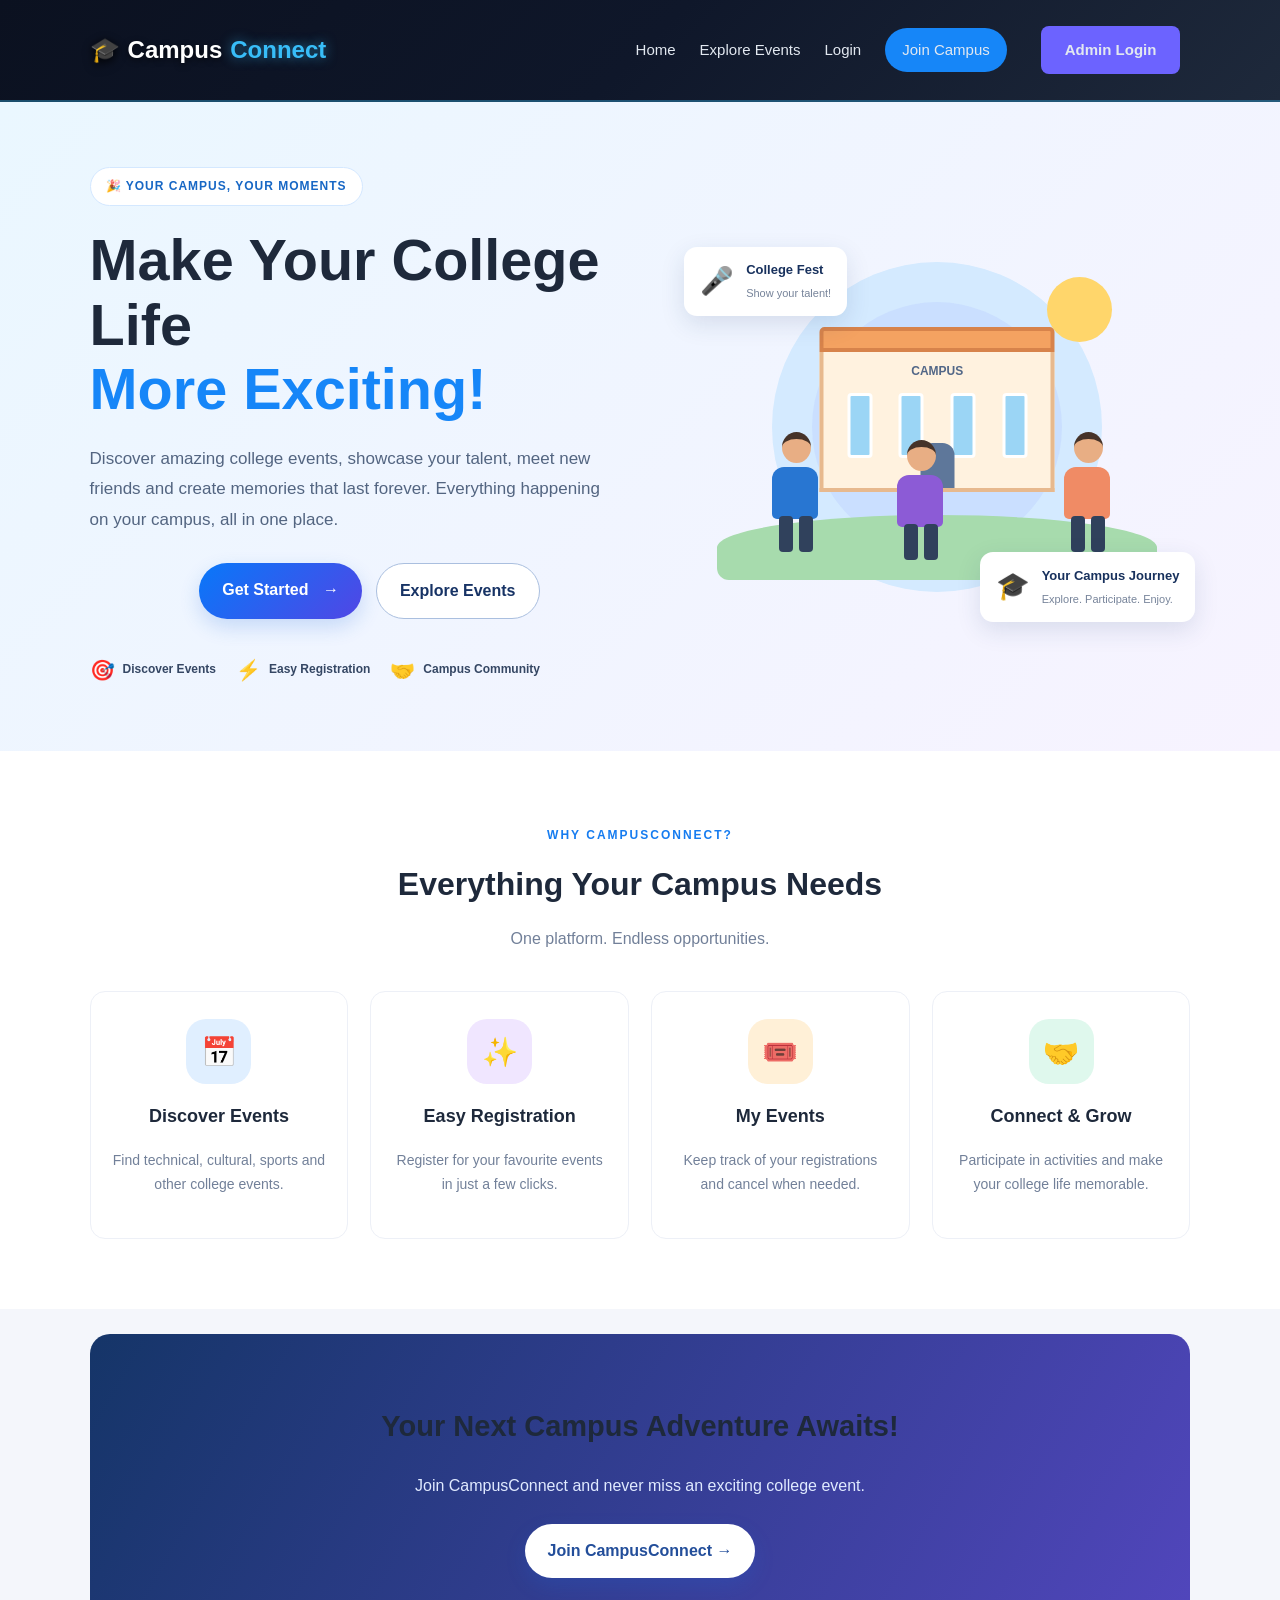
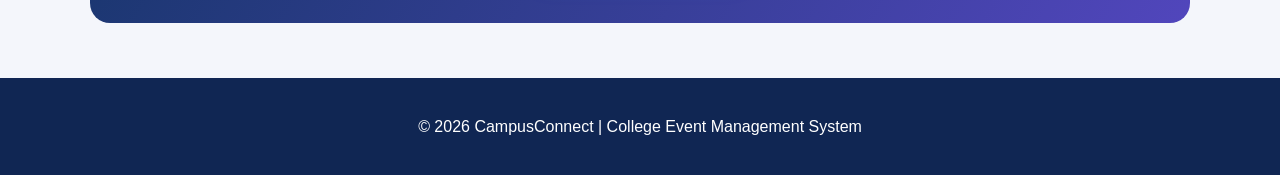
<file: index.html>
<!DOCTYPE html>
<html lang="en">
<head>
    <meta charset="UTF-8">
    <meta name="viewport" content="width=device-width, initial-scale=1.0">
    <title>CampusConnect | College Event Management</title>
    <link rel="stylesheet" href="css/style.css">
</head>
<body>

    <header class="home-header">
        <a href="index.html" class="logo" style="color: #ffffff !important; text-decoration: none !important; font-size: 24px; font-weight: 700; display: inline-flex; align-items: center; gap: 8px;">
            <span class="logo-icon" style="font-size: 24px;">🎓</span>
            <span class="brand-campus" style="color: #ffffff !important;">Campus</span><span class="brand-connect" style="color: #38bdf8 !important;">Connect</span>
        </a>

        <nav>
            <a href="index.html" class="active">Home</a>
            <a href="student-dashboard.html">Explore Events</a>
            <a href="login.html">Login</a>
            <a href="register.html" class="nav-register">Join Campus</a>
            <a href="admin-login.html" class="admin-login-btn">
            Admin Login
            </a>
        </nav>
    </header>

    <main>
        <section class="home-hero">
            <div class="hero-content">
                <span class="hero-tag">🎉 YOUR CAMPUS, YOUR MOMENTS</span>

                <h1>
                    Make Your College Life
                    <span>More Exciting!</span>
                </h1>

                <p>
                    Discover amazing college events, showcase your talent,
                    meet new friends and create memories that last forever.
                    Everything happening on your campus, all in one place.
                </p>

                <div class="hero-buttons">
                    <a href="register.html" class="primary-btn">
                        Get Started <span>→</span>
                    </a>

                    <a href="student-dashboard.html" class="secondary-btn">
                        Explore Events
                    </a>
                </div>

                <div class="hero-highlights">
                    <div>
                        <strong>🎯</strong>
                        <span>Discover Events</span>
                    </div>

                    <div>
                        <strong>⚡</strong>
                        <span>Easy Registration</span>
                    </div>

                    <div>
                        <strong>🤝</strong>
                        <span>Campus Community</span>
                    </div>
                </div>
            </div>

            <div class="hero-visual">
                <div class="visual-circle circle-one"></div>
                <div class="visual-circle circle-two"></div>

                <div class="floating-card card-top">
                    <span>🎤</span>
                    <div>
                        <strong>College Fest</strong>
                        <small>Show your talent!</small>
                    </div>
                </div>

                <div class="campus-illustration">
                    <div class="sun"></div>

                    <div class="college-building">
                        <div class="building-roof"></div>
                        <div class="building-main">
                            <div class="building-label">CAMPUS</div>
                            <div class="building-columns">
                                <span></span>
                                <span></span>
                                <span></span>
                                <span></span>
                            </div>
                            <div class="building-door"></div>
                        </div>
                    </div>

                    <div class="person person-one">
                        <div class="person-head"></div>
                        <div class="person-body"></div>
                        <div class="person-leg left"></div>
                        <div class="person-leg right"></div>
                    </div>

                    <div class="person person-two">
                        <div class="person-head"></div>
                        <div class="person-body"></div>
                        <div class="person-leg left"></div>
                        <div class="person-leg right"></div>
                    </div>

                    <div class="person person-three">
                        <div class="person-head"></div>
                        <div class="person-body"></div>
                        <div class="person-leg left"></div>
                        <div class="person-leg right"></div>
                    </div>

                    <div class="ground"></div>
                </div>

                <div class="floating-card card-bottom">
                    <span>🎓</span>
                    <div>
                        <strong>Your Campus Journey</strong>
                        <small>Explore. Participate. Enjoy.</small>
                    </div>
                </div>
            </div>
        </section>

        <section class="features-section">
            <div class="section-heading">
                <span>WHY CAMPUSCONNECT?</span>
                <h2>Everything Your Campus Needs</h2>
                <p>One platform. Endless opportunities.</p>
            </div>

            <div class="features-grid">
                <article class="feature-card">
                    <div class="feature-icon blue">📅</div>
                    <h3>Discover Events</h3>
                    <p>Find technical, cultural, sports and other college events.</p>
                </article>

                <article class="feature-card">
                    <div class="feature-icon purple">✨</div>
                    <h3>Easy Registration</h3>
                    <p>Register for your favourite events in just a few clicks.</p>
                </article>

                <article class="feature-card">
                    <div class="feature-icon orange">🎟️</div>
                    <h3>My Events</h3>
                    <p>Keep track of your registrations and cancel when needed.</p>
                </article>

                <article class="feature-card">
                    <div class="feature-icon green">🤝</div>
                    <h3>Connect & Grow</h3>
                    <p>Participate in activities and make your college life memorable.</p>
                </article>
            </div>
        </section>

        <section class="join-section">
            <h2>Your Next Campus Adventure Awaits!</h2>
            <p>Join CampusConnect and never miss an exciting college event.</p>
            <a href="register.html" class="primary-btn">Join CampusConnect →</a>
        </section>
    </main>

    <footer class="home-footer">
        <p>© 2026 CampusConnect | College Event Management System</p>
    </footer>

</body>
</html>
</file>
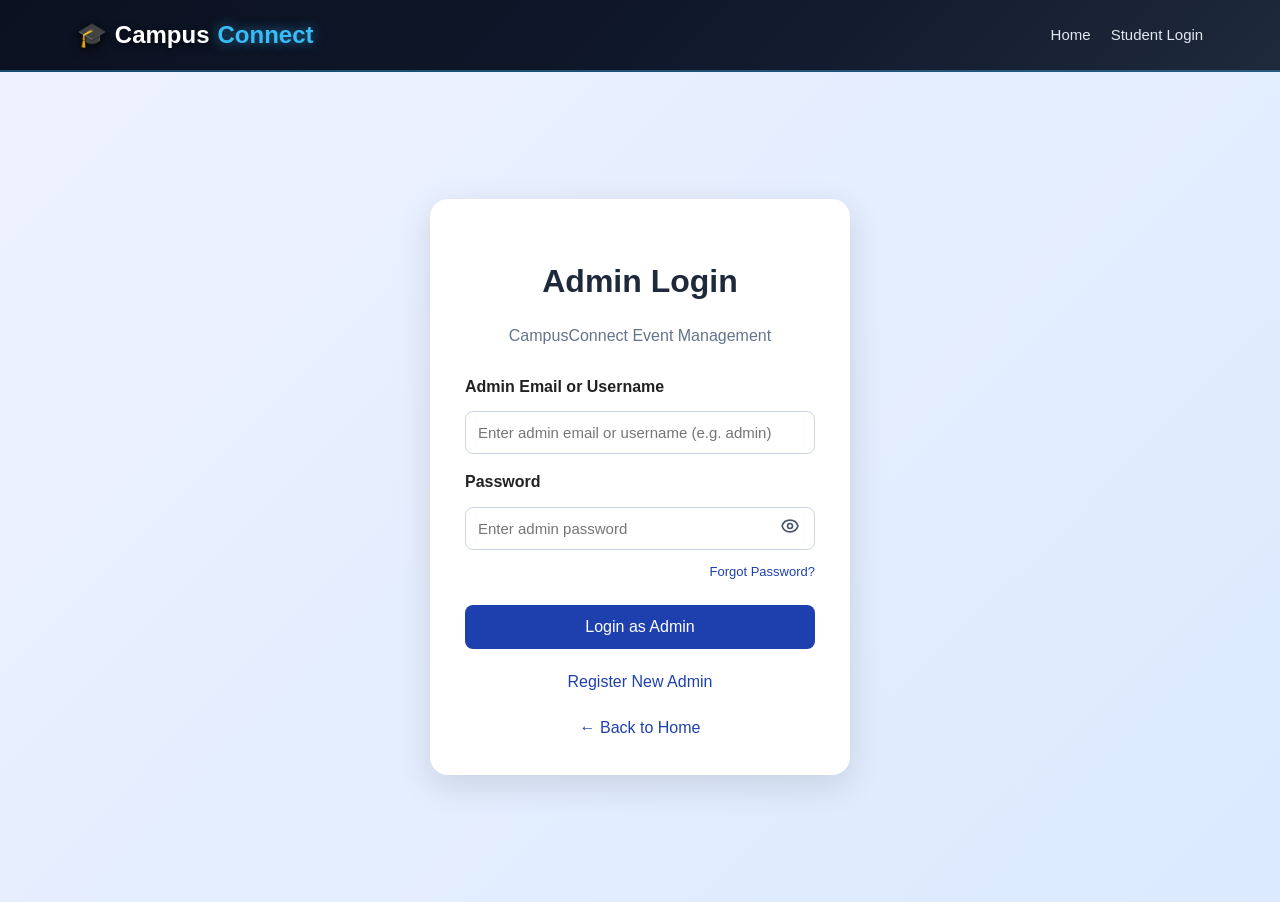
<file: admin-dashboard.html>
<!DOCTYPE html>
<html lang="en">

<head>
    <meta charset="UTF-8">
    <meta name="viewport" content="width=device-width, initial-scale=1.0">

    <title>Admin Dashboard | CampusConnect</title>

    <link rel="stylesheet" href="css/style.css">

    <style>
        body {
            margin: 0;
            background: #f1f5f9;
            font-family: Arial, sans-serif;
        }

        .admin-navbar {
            background: linear-gradient(135deg, #0b1120 0%, #0f172a 50%, #1e293b 100%) !important;
            color: #ffffff !important;
            padding: 16px 30px;
            display: flex;
            justify-content: space-between;
            align-items: center;
            flex-wrap: wrap;
            gap: 15px;
            box-shadow: 0 4px 20px rgba(0, 0, 0, 0.25) !important;
            border-bottom: 2px solid rgba(56, 189, 248, 0.35) !important;
        }

        .admin-navbar .logo,
        .admin-navbar a.logo,
        .admin-navbar a.logo:link,
        .admin-navbar a.logo:visited,
        .admin-navbar a.logo:hover,
        .admin-navbar a.logo:active {
            color: #ffffff !important;
            text-decoration: none !important;
            font-size: 24px;
            font-weight: 700;
            display: inline-flex;
            align-items: center;
            gap: 8px;
            text-shadow: 0 2px 8px rgba(0, 0, 0, 0.6);
        }

        .admin-navbar .logo .brand-campus {
            color: #ffffff !important;
            font-weight: 700;
        }

        .admin-navbar .logo .brand-connect,
        .admin-navbar .logo span:last-child {
            color: #38bdf8 !important;
            font-weight: 700;
            text-shadow: 0 0 12px rgba(56, 189, 248, 0.6);
        }

        .admin-navbar .admin-badge {
            background: rgba(56, 189, 248, 0.18);
            color: #38bdf8 !important;
            border: 1px solid rgba(56, 189, 248, 0.4);
            font-size: 12px;
            font-weight: 700;
            padding: 3px 10px;
            border-radius: 12px;
            margin-left: 8px;
            text-transform: uppercase;
            letter-spacing: 0.5px;
        }

        .admin-navbar button {
            background: #ffffff;
            color: #0f172a;
            border: none;
            padding: 9px 18px;
            border-radius: 8px;
            cursor: pointer;
            font-weight: 700;
            box-shadow: 0 2px 8px rgba(0, 0, 0, 0.15);
            transition: all 0.2s ease;
        }

        .admin-navbar button:hover {
            background: #ef4444;
            color: #ffffff;
            box-shadow: 0 4px 12px rgba(239, 68, 68, 0.35);
        }

        .admin-container {
            max-width: 1150px;
            margin: 30px auto;
            padding: 0 20px;
        }

        .welcome-section {
            margin-bottom: 25px;
        }

        .welcome-section h1 {
            color: #1e293b;
            margin-bottom: 8px;
        }

        .welcome-section p {
            color: #64748b;
        }

        .stats-grid {
            display: grid;
            grid-template-columns: repeat(auto-fit, minmax(200px, 1fr));
            gap: 20px;
            margin-bottom: 30px;
        }

        .stat-card {
            background: white;
            padding: 22px;
            border-radius: 12px;
            box-shadow: 0 3px 12px rgba(0, 0, 0, 0.06);
        }

        .stat-card h3 {
            margin: 0 0 12px;
            color: #64748b;
            font-size: 15px;
        }

        .stat-card p {
            margin: 0;
            color: #1e40af;
            font-size: 30px;
            font-weight: bold;
        }

        .admin-section {
            background: white;
            padding: 25px;
            border-radius: 12px;
            margin-bottom: 25px;
            box-shadow: 0 3px 12px rgba(0, 0, 0, 0.06);
        }

        .admin-section h2 {
            margin-top: 0;
            color: #1e3a8a;
        }

        .event-form {
            display: grid;
            grid-template-columns: repeat(2, minmax(0, 1fr));
            gap: 16px;
        }

        .form-group {
            display: flex;
            flex-direction: column;
            gap: 7px;
        }

        .form-group label {
            font-weight: bold;
            color: #334155;
        }

        .form-group input,
        .form-group select,
        .form-group textarea {
            width: 100%;
            box-sizing: border-box;
            padding: 11px;
            border: 1px solid #cbd5e1;
            border-radius: 6px;
            font-size: 14px;
        }

        .full-width {
            grid-column: 1 / -1;
        }

        .primary-button {
            background: #1e40af;
            color: white;
            border: none;
            padding: 12px 18px;
            border-radius: 6px;
            cursor: pointer;
            font-weight: bold;
        }

        .primary-button:hover {
            background: #1e3a8a;
        }

        .table-wrapper {
            width: 100%;
            overflow-x: auto;
        }

        table {
            width: 100%;
            border-collapse: collapse;
            margin-top: 15px;
            min-width: 650px;
        }

        th,
        td {
            text-align: left;
            padding: 13px;
            border-bottom: 1px solid #e2e8f0;
        }

        th {
            background: #eff6ff;
            color: #1e3a8a;
        }

        .delete-button {
            background: #dc2626;
            color: white;
            border: none;
            padding: 8px 12px;
            border-radius: 5px;
            cursor: pointer;
        }

        .delete-button:hover {
            background: #b91c1c;
        }

        .empty-message {
            color: #64748b;
            padding: 15px 0;
        }

        #adminMessage {
            margin-top: 15px;
            font-weight: bold;
        }

        @media (max-width: 600px) {
            .event-form {
                grid-template-columns: 1fr;
            }

            .full-width {
                grid-column: auto;
            }

            .admin-section {
                padding: 18px;
            }

            .admin-navbar {
                padding: 16px 20px;
            }
        }
    </style>
</head>

<body>

    <header class="admin-navbar">
        <a href="index.html" class="logo" style="color: #ffffff !important; text-decoration: none !important; font-size: 24px; font-weight: 700; display: inline-flex; align-items: center; gap: 8px;">
            <span class="logo-icon" style="font-size: 24px;">🎓</span>
            <span class="brand-campus" style="color: #ffffff !important;">Campus</span><span class="brand-connect" style="color: #38bdf8 !important;">Connect</span>
            <span class="admin-badge">Admin</span>
        </a>
        <div style="display: flex; align-items: center; gap: 18px;">
            <a href="index.html" style="color: #e2e8f0; text-decoration: none; font-size: 14px; font-weight: 500;">Home</a>
            <button id="adminLogoutButton" type="button">Logout</button>
        </div>
    </header>

    <main class="admin-container">

        <section class="welcome-section">
            <h1>Admin Dashboard</h1>
            <p>Manage college events and view student registrations.</p>
        </section>

        <!-- Dashboard Statistics -->
        <section class="stats-grid">

            <div class="stat-card">
                <h3>Total Events</h3>
                <p id="totalEvents">0</p>
            </div>

            <div class="stat-card">
                <h3>Registered Students</h3>
                <p id="totalStudents">0</p>
            </div>

            <div class="stat-card">
                <h3>Total Registrations</h3>
                <p id="totalRegistrations">0</p>
            </div>

        </section>
        <!-- Student Management -->
        <section class="admin-section">

            <h2>Manage Students</h2>

            <p>View all registered students and manage their accounts.</p>

            <div class="table-wrapper">
                <table>
                    <thead>
                        <tr>
                            <th>Student Name</th>
                            <th>Email</th>
                            <th>Enrollment Number</th>
                            <th>Department</th>
                            <th>Year</th>
                            <th>Action</th>
                        </tr>
                    </thead>

                    <tbody id="adminStudentsTable">
                        <tr>
                            <td colspan="6">Loading students...</td>
                        </tr>
                    </tbody>
                </table>
            </div>

            <p id="studentManagementMessage" aria-live="polite"></p>

        </section>
        <!-- Add Event Form -->

        <section class="admin-section">

            <h2>Add New Event</h2>

            <form id="addEventForm" class="event-form">

                <div class="form-group">
                    <label for="eventTitle">Event Name</label>
                    <input type="text" id="eventTitle" placeholder="Enter event name" required>
                </div>

                <div class="form-group">
                    <label for="eventCategory">Category</label>
                    <select id="eventCategory" required>
                        <option value="">Select category</option>
                        <option value="Technical">Technical</option>
                        <option value="Cultural">Cultural</option>
                        <option value="Sports">Sports</option>
                        <option value="Workshop">Workshop</option>
                        <option value="Other">Other</option>
                    </select>
                </div>

                <div class="form-group">
                    <label for="eventDate">Event Date</label>
                    <input type="date" id="eventDate" required>
                </div>

                <div class="form-group">
                    <label for="eventTime">Event Time</label>
                    <input type="text" id="eventTime" placeholder="Example: 10:00 AM" required>
                </div>

                <div class="form-group">
                    <label for="eventVenue">Venue</label>
                    <input type="text" id="eventVenue" placeholder="Enter venue" required>
                </div>

                <div class="form-group">
                    <label for="eventOrganizer">Organizer</label>
                    <input type="text" id="eventOrganizer" placeholder="Enter organizer name" required>
                </div>

                <div class="form-group">
                    <label for="eventSeats">Available Seats</label>
                    <input type="number" id="eventSeats" min="1" placeholder="Enter available seats" required>
                </div>

                <div class="form-group full-width">
                    <label for="eventDescription">Event Description</label>
                    <textarea id="eventDescription" rows="3" placeholder="Describe the event"></textarea>
                </div>

                <div class="full-width">
                    <button type="submit" class="primary-button">
                        Add Event
                    </button>
                </div>

            </form>

            <p id="adminMessage" aria-live="polite"></p>

        </section>

        <!-- Manage Events -->
        <section class="admin-section">

            <h2>Manage Events</h2>

            <div class="table-wrapper">
                <table>
                    <thead>
                        <tr>
                            <th>Event Name</th>
                            <th>Category</th>
                            <th>Date</th>
                            <th>Venue</th>
                            <th>Seats</th>
                            <th>Action</th>
                        </tr>
                    </thead>

                    <tbody id="adminEventsTable">
                        <tr>
                            <td colspan="6">Loading events...</td>
                        </tr>
                    </tbody>
                </table>
            </div>

        </section>

        <!-- Student Registrations -->
        <section class="admin-section">

            <h2>Student Event Registrations</h2>

            <div class="table-wrapper">
                <table>
                    <thead>
                        <tr>
                            <th>Student Name</th>
                            <th>Email</th>
                            <th>Student ID</th>
                            <th>Department</th>
                            <th>Event Name</th>
                        </tr>
                    </thead>

                    <tbody id="adminRegistrationsTable">
                        <tr>
                            <td colspan="5">Loading registrations...</td>
                        </tr>
                    </tbody>
                </table>
            </div>

        </section>

    </main>

    <script src="js/admin.js"></script>

</body>

</html>
</file>
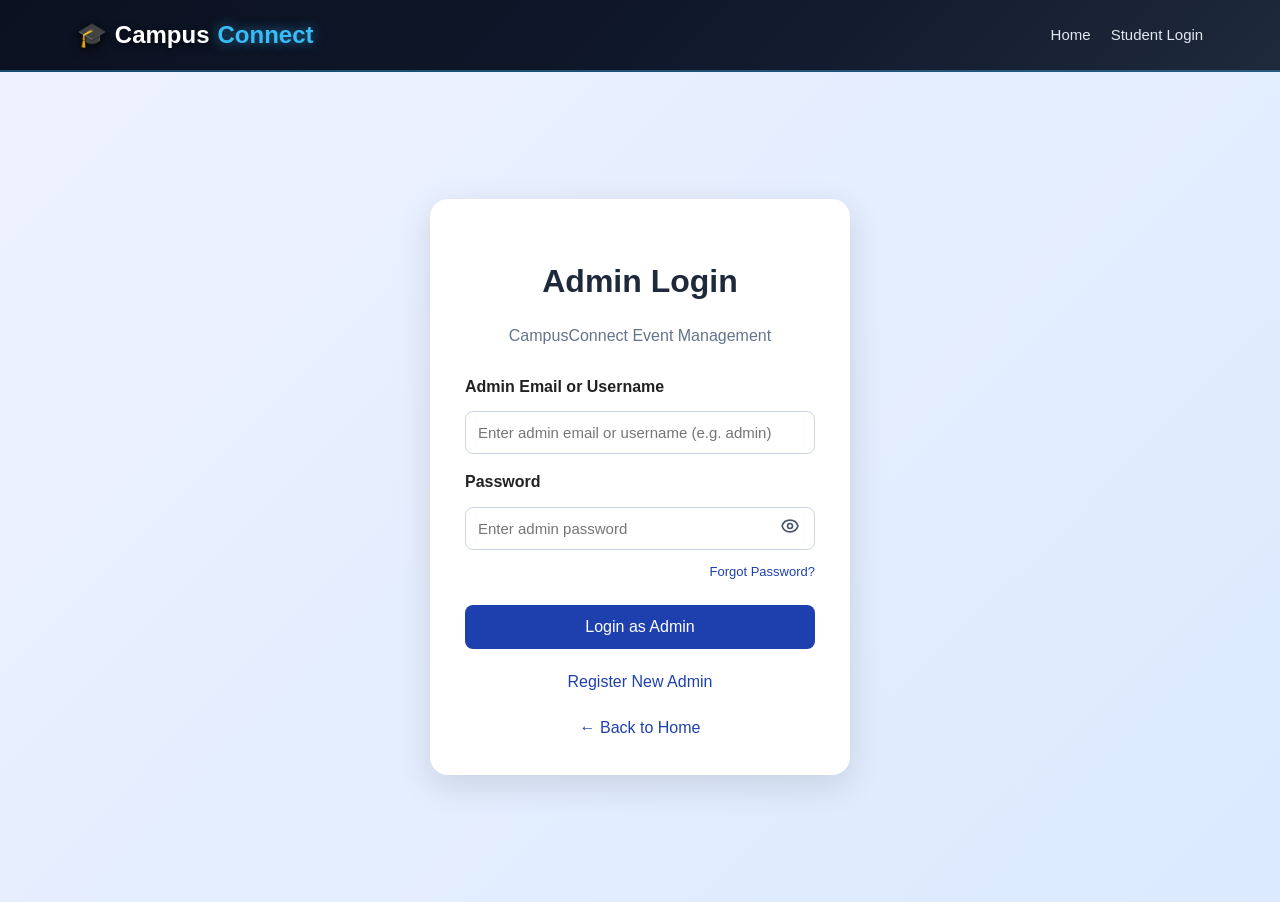
<file: admin-login.html>
<!DOCTYPE html>
<html lang="en">
<head>
    <meta charset="UTF-8">
    <meta name="viewport" content="width=device-width, initial-scale=1.0">
    <title>Admin Login | CampusConnect</title>
    <link rel="stylesheet" href="css/style.css">

    <style>
        .admin-login-wrapper {
            min-height: calc(100vh - 70px);
            display: flex;
            justify-content: center;
            align-items: center;
            padding: 20px;
            background: linear-gradient(135deg, #eef2ff, #dbeafe);
        }

        .admin-login-card {
            width: 100%;
            max-width: 420px;
            background: white;
            padding: 35px;
            border-radius: 18px;
            box-shadow: 0 10px 35px rgba(0, 0, 0, 0.12);
        }

        .admin-login-card h1 {
            text-align: center;
            color: #1e3a8a;
            margin-bottom: 10px;
        }

        .admin-login-card .subtitle {
            text-align: center;
            color: #64748b;
            margin-bottom: 25px;
        }

        .admin-login-card label {
            display: block;
            margin: 15px 0 7px;
            font-weight: 600;
        }

        .admin-login-card input {
            width: 100%;
            padding: 12px;
            border: 1px solid #cbd5e1;
            border-radius: 8px;
            box-sizing: border-box;
        }

        .admin-login-card button[type="submit"] {
            width: 100%;
            margin-top: 22px;
            padding: 13px;
            background: #1e40af;
            color: white;
            border: none;
            border-radius: 8px;
            font-size: 16px;
            cursor: pointer;
        }

        .admin-login-card button[type="submit"]:hover {
            background: #1e3a8a;
        }

        .password-input-group {
            position: relative;
            width: 100%;
            display: flex;
            align-items: center;
        }

        .password-input-group input {
            width: 100%;
            padding-right: 46px !important;
        }

        .toggle-password-btn {
            position: absolute;
            right: 8px;
            top: 50%;
            transform: translateY(-50%);
            width: 36px;
            height: 36px;
            background: transparent;
            border: none;
            padding: 6px;
            margin: 0;
            cursor: pointer;
            display: flex;
            align-items: center;
            justify-content: center;
            color: #475569;
            border-radius: 6px;
            z-index: 5;
        }

        .toggle-password-btn:hover {
            color: #1e3a8a;
            background: #f1f5f9;
        }

        .toggle-password-btn svg {
            width: 22px;
            height: 22px;
            stroke: currentColor;
            display: block;
            pointer-events: none;
        }

        #adminLoginMessage {
            margin-top: 15px;
            text-align: center;
        }

        .back-home {
            display: block;
            text-align: center;
            margin-top: 20px;
            color: #1e40af;
            text-decoration: none;
        }
    </style>
</head>

<body>

    <header>
        <a href="index.html" class="logo" style="color: #ffffff !important; text-decoration: none !important; font-size: 24px; font-weight: 700; display: inline-flex; align-items: center; gap: 8px;">
            <span class="logo-icon" style="font-size: 24px;">🎓</span>
            <span class="brand-campus" style="color: #ffffff !important;">Campus</span><span class="brand-connect" style="color: #38bdf8 !important;">Connect</span>
        </a>
        <nav>
            <a href="index.html">Home</a>
            <a href="login.html">Student Login</a>
        </nav>
    </header>

    <div class="admin-login-wrapper">
        <div class="admin-login-card">

            <h1>Admin Login</h1>
            <p class="subtitle">CampusConnect Event Management</p>

            <form id="adminLoginForm">

                <label for="adminEmail">Admin Email or Username</label>
                <input
                    type="text"
                    id="adminEmail"
                    placeholder="Enter admin email or username (e.g. admin)"
                    required
                >

                <label for="adminPassword">Password</label>
                <div class="password-input-group">
                    <input
                        type="password"
                        id="adminPassword"
                        name="admin_current_password"
                        autocomplete="current-password"
                        placeholder="Enter admin password"
                        required
                    >
                    <button type="button" class="toggle-password-btn" title="Show/Hide Password" aria-label="Toggle password visibility">
                        <svg class="eye-open" xmlns="http://www.w3.org/2000/svg" fill="none" viewBox="0 0 24 24" stroke="currentColor" stroke-width="2">
                            <path stroke-linecap="round" stroke-linejoin="round" d="M15 12a3 3 0 11-6 0 3 3 0 016 0z" />
                            <path stroke-linecap="round" stroke-linejoin="round" d="M2.458 12C3.732 7.943 7.523 5 12 5c4.478 0 8.268 2.943 9.542 7-1.274 4.057-5.064 7-9.542 7-4.477 0-8.268-2.943-9.542-7z" />
                        </svg>
                        <svg class="eye-closed" style="display:none;" xmlns="http://www.w3.org/2000/svg" fill="none" viewBox="0 0 24 24" stroke="currentColor" stroke-width="2">
                            <path stroke-linecap="round" stroke-linejoin="round" d="M13.875 18.825A10.05 10.05 0 0112 19c-4.478 0-8.268-2.943-9.543-7a9.97 9.97 0 011.563-3.029m5.858.908a3 3 0 114.243 4.243M9.878 9.878l4.242 4.242M9.88 9.88l-3.29-3.29m7.532 7.532l3.29 3.29M3 3l18 18" />
                        </svg>
                    </button>
                </div>

                <div style="text-align: right; margin-top: 8px;">
                    <a href="forgot-password.html?role=admin" style="color: #1e40af; font-size: 13px; text-decoration: none; font-weight: 500;">Forgot Password?</a>
                </div>

                <button type="submit">Login as Admin</button>

                <p id="adminLoginMessage"></p>

            </form>
            <a href="admin-register.html" class="back-home">
            Register New Admin
            </a>
            <a href="index.html" class="back-home">
                ← Back to Home
            </a>

        </div>
    </div>

    <script src="js/admin.js"></script>

</body>
</html>
</file>
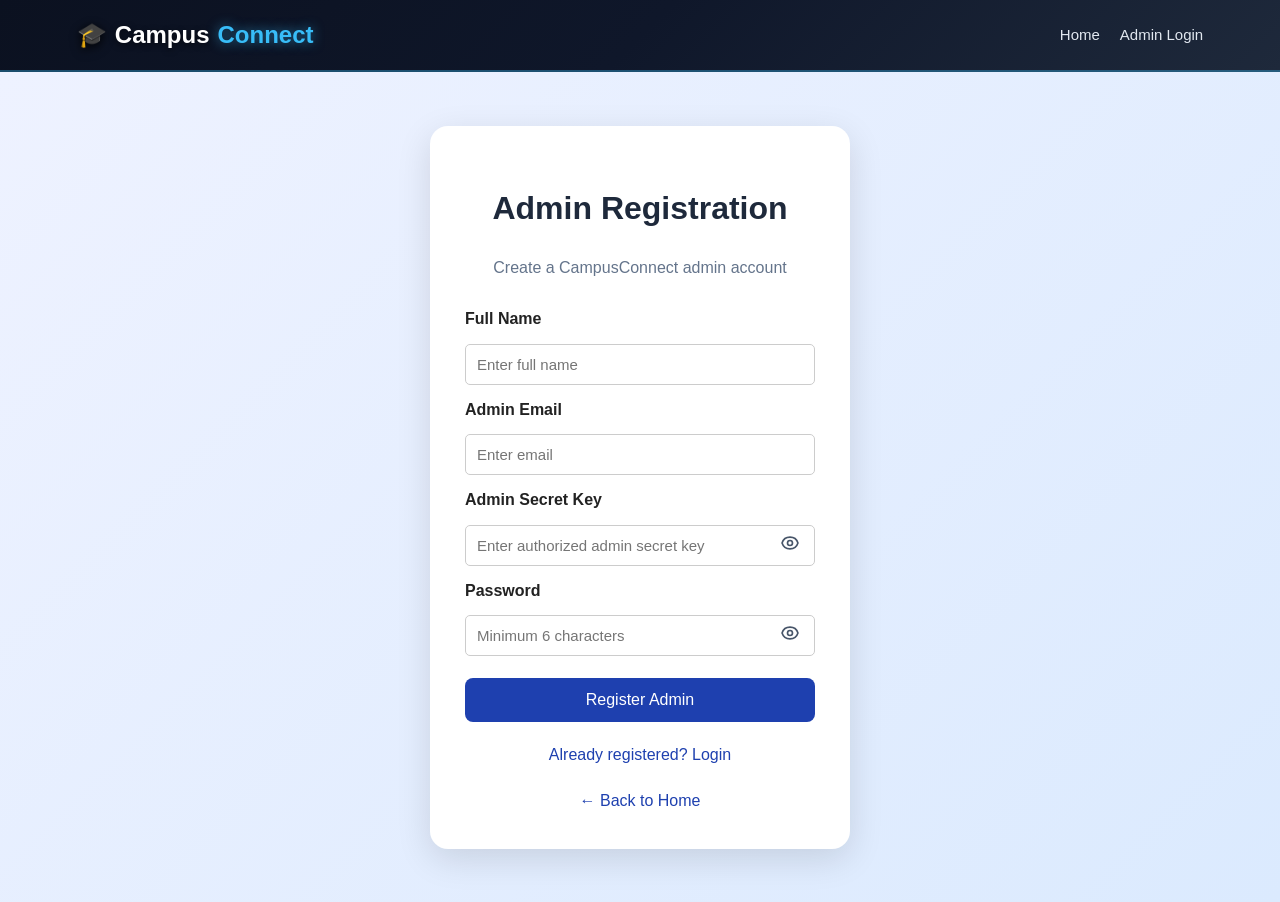
<file: admin-register.html>
<!DOCTYPE html>
<html lang="en">
<head>
    <meta charset="UTF-8">
    <meta name="viewport" content="width=device-width, initial-scale=1.0">
    <title>Admin Registration | CampusConnect</title>
    <link rel="stylesheet" href="css/style.css">

    <style>
        .admin-login-wrapper {
            min-height: calc(100vh - 70px);
            display: flex;
            justify-content: center;
            align-items: center;
            padding: 20px;
            box-sizing: border-box;
            background: linear-gradient(135deg, #eef2ff, #dbeafe);
        }

        .admin-login-card {
            width: 100%;
            max-width: 420px;
            box-sizing: border-box;
            background: white;
            padding: 35px;
            border-radius: 18px;
            box-shadow: 0 10px 35px rgba(0, 0, 0, 0.12);
        }

        h1 {
            text-align: center;
            color: #1e3a8a;
        }

        .subtitle {
            text-align: center;
            color: #64748b;
            margin-bottom: 25px;
        }

        label {
            display: block;
            margin: 15px 0 7px;
            font-weight: 600;
        }

        input {
            width: 100%;
            padding: 12px;
            box-sizing: border-box;
            border: 1px solid #cbd5e1;
            border-radius: 8px;
        }

        button[type="submit"] {
            width: 100%;
            margin-top: 22px;
            padding: 13px;
            background: #1e40af;
            color: white;
            border: none;
            border-radius: 8px;
            font-size: 16px;
            cursor: pointer;
        }

        button[type="submit"]:hover {
            background: #1e3a8a;
        }

        .password-input-group {
            position: relative;
            width: 100%;
            display: flex;
            align-items: center;
        }

        .password-input-group input {
            width: 100%;
            padding-right: 46px !important;
        }

        .toggle-password-btn {
            position: absolute;
            right: 8px;
            top: 50%;
            transform: translateY(-50%);
            width: 36px;
            height: 36px;
            background: transparent;
            border: none;
            padding: 6px;
            margin: 0;
            cursor: pointer;
            display: flex;
            align-items: center;
            justify-content: center;
            color: #475569;
            border-radius: 6px;
            z-index: 5;
        }

        .toggle-password-btn:hover {
            color: #1e3a8a;
            background: #f1f5f9;
        }

        .toggle-password-btn svg {
            width: 22px;
            height: 22px;
            stroke: currentColor;
            display: block;
            pointer-events: none;
        }

        .back-home {
            display: block;
            text-align: center;
            margin-top: 20px;
            color: #1e40af;
            text-decoration: none;
        }

        #registerMessage {
            text-align: center;
            margin-top: 15px;
        }
    </style>
</head>

<body>
    <header>
        <a href="index.html" class="logo" style="color: #ffffff !important; text-decoration: none !important; font-size: 24px; font-weight: 700; display: inline-flex; align-items: center; gap: 8px;">
            <span class="logo-icon" style="font-size: 24px;">🎓</span>
            <span class="brand-campus" style="color: #ffffff !important;">Campus</span><span class="brand-connect" style="color: #38bdf8 !important;">Connect</span>
        </a>
        <nav>
            <a href="index.html">Home</a>
            <a href="admin-login.html">Admin Login</a>
        </nav>
    </header>

    <div class="admin-login-wrapper">
        <div class="admin-login-card">
            <h1>Admin Registration</h1>
            <p class="subtitle">Create a CampusConnect admin account</p>

            <form id="adminRegisterForm">
                <label for="adminName">Full Name</label>
                <input
                    type="text"
                    id="adminName"
                    placeholder="Enter full name"
                    required
                >

                <label for="newAdminEmail">Admin Email</label>
                <input
                    type="email"
                    id="newAdminEmail"
                    placeholder="Enter email"
                    required
                >

                <label for="adminSecretKey">Admin Secret Key</label>
                <div class="password-input-group">
                    <input
                        type="password"
                        id="adminSecretKey"
                        name="admin_secret_passcode"
                        autocomplete="off"
                        data-lpignore="true"
                        placeholder="Enter authorized admin secret key"
                        required
                    >
                    <button type="button" class="toggle-password-btn" title="Show/Hide Secret Key" aria-label="Toggle secret key visibility">
                        <svg class="eye-open" xmlns="http://www.w3.org/2000/svg" fill="none" viewBox="0 0 24 24" stroke="currentColor" stroke-width="2">
                            <path stroke-linecap="round" stroke-linejoin="round" d="M15 12a3 3 0 11-6 0 3 3 0 016 0z" />
                            <path stroke-linecap="round" stroke-linejoin="round" d="M2.458 12C3.732 7.943 7.523 5 12 5c4.478 0 8.268 2.943 9.542 7-1.274 4.057-5.064 7-9.542 7-4.477 0-8.268-2.943-9.542-7z" />
                        </svg>
                        <svg class="eye-closed" style="display:none;" xmlns="http://www.w3.org/2000/svg" fill="none" viewBox="0 0 24 24" stroke="currentColor" stroke-width="2">
                            <path stroke-linecap="round" stroke-linejoin="round" d="M13.875 18.825A10.05 10.05 0 0112 19c-4.478 0-8.268-2.943-9.543-7a9.97 9.97 0 011.563-3.029m5.858.908a3 3 0 114.243 4.243M9.878 9.878l4.242 4.242M9.88 9.88l-3.29-3.29m7.532 7.532l3.29 3.29M3 3l18 18" />
                        </svg>
                    </button>
                </div>

                <label for="newAdminPassword">Password</label>
                <div class="password-input-group">
                    <input
                        type="password"
                        id="newAdminPassword"
                        name="new_admin_password"
                        autocomplete="new-password"
                        placeholder="Minimum 6 characters"
                        minlength="6"
                        required
                    >
                    <button type="button" class="toggle-password-btn" title="Show/Hide Password" aria-label="Toggle password visibility">
                        <svg class="eye-open" xmlns="http://www.w3.org/2000/svg" fill="none" viewBox="0 0 24 24" stroke="currentColor" stroke-width="2">
                            <path stroke-linecap="round" stroke-linejoin="round" d="M15 12a3 3 0 11-6 0 3 3 0 016 0z" />
                            <path stroke-linecap="round" stroke-linejoin="round" d="M2.458 12C3.732 7.943 7.523 5 12 5c4.478 0 8.268 2.943 9.542 7-1.274 4.057-5.064 7-9.542 7-4.477 0-8.268-2.943-9.542-7z" />
                        </svg>
                        <svg class="eye-closed" style="display:none;" xmlns="http://www.w3.org/2000/svg" fill="none" viewBox="0 0 24 24" stroke="currentColor" stroke-width="2">
                            <path stroke-linecap="round" stroke-linejoin="round" d="M13.875 18.825A10.05 10.05 0 0112 19c-4.478 0-8.268-2.943-9.543-7a9.97 9.97 0 011.563-3.029m5.858.908a3 3 0 114.243 4.243M9.878 9.878l4.242 4.242M9.88 9.88l-3.29-3.29m7.532 7.532l3.29 3.29M3 3l18 18" />
                        </svg>
                    </button>
                </div>

                <button type="submit">Register Admin</button>

                <p id="registerMessage" aria-live="polite"></p>
            </form>

            <a href="admin-login.html" class="back-home">
                Already registered? Login
            </a>

            <a href="index.html" class="back-home">
                ← Back to Home
            </a>
        </div>
    </div>

    <script src="js/admin.js"></script>
</body>
</html>
</file>
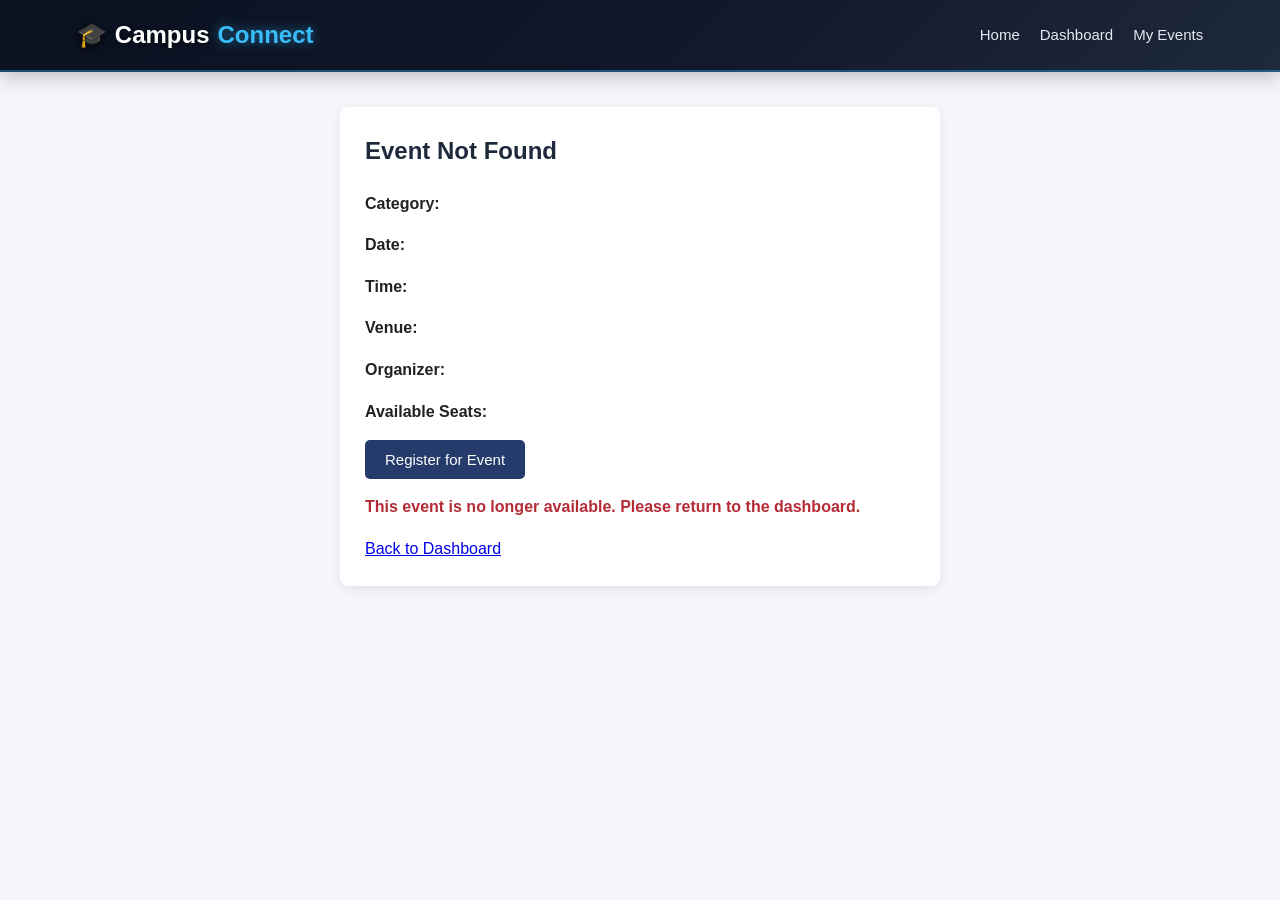
<file: event-details.html>
<!DOCTYPE html>
<html lang="en">
<head>
    <meta charset="UTF-8">
    <meta name="viewport" content="width=device-width, initial-scale=1.0">
    <title>Event Details | CampusConnect</title>
    <link rel="stylesheet" href="css/style.css">
</head>
<body>

    <header>
        <a href="index.html" class="logo" style="color: #ffffff !important; text-decoration: none !important; font-size: 24px; font-weight: 700; display: inline-flex; align-items: center; gap: 8px;">
            <span class="logo-icon" style="font-size: 24px;">🎓</span>
            <span class="brand-campus" style="color: #ffffff !important;">Campus</span><span class="brand-connect" style="color: #38bdf8 !important;">Connect</span>
        </a>
        <nav>
            <a href="index.html">Home</a>
            <a href="student-dashboard.html">Dashboard</a>
            <a href="my-events.html">My Events</a>
        </nav>
    </header>

    <main class="details-container">
        <h2 id="eventName">Event Details</h2>

        <p><strong>Category:</strong> <span id="eventCategory"></span></p>
        <p id="eventDescription"></p>
        <p><strong>Date:</strong> <span id="eventDate"></span></p>
        <p><strong>Time:</strong> <span id="eventTime"></span></p>
        <p><strong>Venue:</strong> <span id="eventVenue"></span></p>
        <p><strong>Organizer:</strong> <span id="eventOrganizer"></span></p>
        <p><strong>Available Seats:</strong> <span id="eventSeats"></span></p>

        <button id="registerEventBtn" type="button">
            Register for Event
        </button>

        <p id="eventMessage" role="status"></p>

        <a href="student-dashboard.html">Back to Dashboard</a>
    </main>

    <script src="js/student.js"></script>
</body>
</html>
</file>
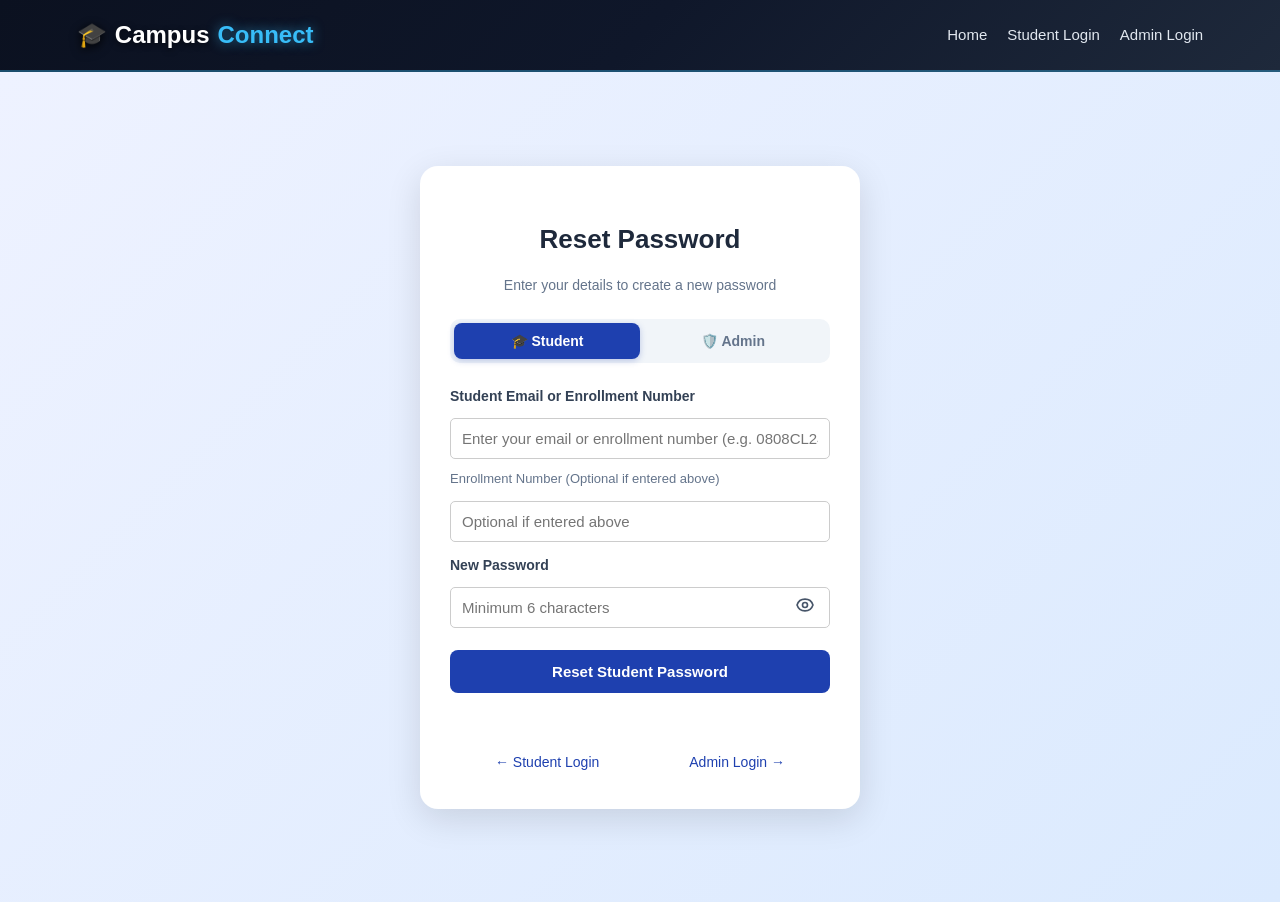
<file: forgot-password.html>
<!DOCTYPE html>
<html lang="en">
<head>
    <meta charset="UTF-8">
    <meta name="viewport" content="width=device-width, initial-scale=1.0">
    <title>Forgot Password | CampusConnect</title>
    <link rel="stylesheet" href="css/style.css">

    <style>
        .forgot-wrapper {
            min-height: 100vh;
            display: flex;
            justify-content: center;
            align-items: center;
            padding: 25px 15px;
            background: linear-gradient(135deg, #eef2ff, #dbeafe);
        }

        .forgot-card {
            width: 100%;
            max-width: 440px;
            background: white;
            padding: 35px 30px;
            border-radius: 18px;
            box-shadow: 0 10px 35px rgba(0, 0, 0, 0.12);
            box-sizing: border-box;
        }

        .forgot-card h1 {
            text-align: center;
            color: #1e3a8a;
            margin-bottom: 6px;
            font-size: 26px;
        }

        .forgot-card .subtitle {
            text-align: center;
            color: #64748b;
            margin-bottom: 22px;
            font-size: 14px;
        }

        /* Tabs */
        .tab-group {
            display: flex;
            background: #f1f5f9;
            border-radius: 10px;
            padding: 4px;
            margin-bottom: 22px;
        }

        .tab-btn {
            flex: 1;
            padding: 10px;
            background: transparent !important;
            color: #64748b !important;
            border: none;
            border-radius: 8px;
            font-size: 14px;
            font-weight: 600;
            cursor: pointer;
            text-align: center;
            transition: all 0.2s ease;
            width: auto !important;
            margin: 0 !important;
        }

        .tab-btn.active {
            background: #1e40af !important;
            color: white !important;
            box-shadow: 0 2px 6px rgba(30, 64, 175, 0.25);
        }

        .tab-content {
            display: none;
        }

        .tab-content.active {
            display: block;
        }

        label {
            display: block;
            margin: 14px 0 6px;
            font-weight: 600;
            color: #334155;
            font-size: 14px;
        }

        input {
            width: 100%;
            padding: 12px;
            border: 1px solid #cbd5e1;
            border-radius: 8px;
            box-sizing: border-box;
            font-size: 14px;
        }

        input:focus {
            outline: none;
            border-color: #1e40af;
            box-shadow: 0 0 0 3px rgba(30, 64, 175, 0.15);
        }

        button[type="submit"] {
            width: 100%;
            margin-top: 22px;
            padding: 13px;
            background: #1e40af;
            color: white;
            border: none;
            border-radius: 8px;
            font-size: 15px;
            font-weight: 600;
            cursor: pointer;
            transition: background 0.2s;
        }

        button[type="submit"]:hover {
            background: #1e3a8a;
        }

        .password-input-group {
            position: relative;
            width: 100%;
            display: flex;
            align-items: center;
        }

        .password-input-group input {
            width: 100%;
            padding-right: 46px !important;
        }

        .toggle-password-btn {
            position: absolute;
            right: 8px;
            top: 50%;
            transform: translateY(-50%);
            width: 36px;
            height: 36px;
            background: transparent;
            border: none;
            padding: 6px;
            margin: 0;
            cursor: pointer;
            display: flex;
            align-items: center;
            justify-content: center;
            color: #475569;
            border-radius: 6px;
            z-index: 5;
        }

        .toggle-password-btn:hover {
            color: #1e3a8a;
            background: #f1f5f9;
        }

        .toggle-password-btn svg {
            width: 22px;
            height: 22px;
            stroke: currentColor;
            display: block;
            pointer-events: none;
        }

        .feedback-message {
            margin-top: 16px;
            text-align: center;
            font-size: 14px;
            font-weight: 500;
            min-height: 20px;
        }

        .back-links {
            margin-top: 22px;
            text-align: center;
            display: flex;
            justify-content: space-around;
            font-size: 14px;
        }

        .back-links a {
            color: #1e40af;
            text-decoration: none;
            font-weight: 500;
        }

        .back-links a:hover {
            text-decoration: underline;
        }
    </style>
</head>
<body>

    <header>
        <a href="index.html" class="logo" style="color: #ffffff !important; text-decoration: none !important; font-size: 24px; font-weight: 700; display: inline-flex; align-items: center; gap: 8px;">
            <span class="logo-icon" style="font-size: 24px;">🎓</span>
            <span class="brand-campus" style="color: #ffffff !important;">Campus</span><span class="brand-connect" style="color: #38bdf8 !important;">Connect</span>
        </a>
        <nav>
            <a href="index.html">Home</a>
            <a href="login.html">Student Login</a>
            <a href="admin-login.html">Admin Login</a>
        </nav>
    </header>

    <div class="forgot-wrapper" style="min-height: calc(100vh - 70px);">
        <div class="forgot-card">
            <h1>Reset Password</h1>
            <p class="subtitle">Enter your details to create a new password</p>

            <div class="tab-group">
                <button type="button" class="tab-btn active" id="studentTabBtn" onclick="switchTab('student')">
                    🎓 Student
                </button>
                <button type="button" class="tab-btn" id="adminTabBtn" onclick="switchTab('admin')">
                    🛡️ Admin
                </button>
            </div>

            <!-- STUDENT RESET FORM -->
            <div id="studentTab" class="tab-content active">
                <form id="studentForgotForm">
                    <label for="studentEmail">Student Email or Enrollment Number</label>
                    <input type="text" id="studentEmail" placeholder="Enter your email or enrollment number (e.g. 0808CL241154)" required>

                    <label for="studentId" style="font-size: 13px; color: #64748b; font-weight: normal; margin-top: 10px;">Enrollment Number (Optional if entered above)</label>
                    <input type="text" id="studentId" placeholder="Optional if entered above">

                    <label for="studentNewPassword">New Password</label>
                    <div class="password-input-group">
                        <input type="password" id="studentNewPassword" placeholder="Minimum 6 characters" minlength="6" required>
                        <button type="button" class="toggle-password-btn" title="Show/Hide Password" aria-label="Toggle password visibility">
                            <svg class="eye-open" xmlns="http://www.w3.org/2000/svg" fill="none" viewBox="0 0 24 24" stroke="currentColor" stroke-width="2">
                                <path stroke-linecap="round" stroke-linejoin="round" d="M15 12a3 3 0 11-6 0 3 3 0 016 0z" />
                                <path stroke-linecap="round" stroke-linejoin="round" d="M2.458 12C3.732 7.943 7.523 5 12 5c4.478 0 8.268 2.943 9.542 7-1.274 4.057-5.064 7-9.542 7-4.477 0-8.268-2.943-9.542-7z" />
                            </svg>
                            <svg class="eye-closed" style="display:none;" xmlns="http://www.w3.org/2000/svg" fill="none" viewBox="0 0 24 24" stroke="currentColor" stroke-width="2">
                                <path stroke-linecap="round" stroke-linejoin="round" d="M13.875 18.825A10.05 10.05 0 0112 19c-4.478 0-8.268-2.943-9.543-7a9.97 9.97 0 011.563-3.029m5.858.908a3 3 0 114.243 4.243M9.878 9.878l4.242 4.242M9.88 9.88l-3.29-3.29m7.532 7.532l3.29 3.29M3 3l18 18" />
                            </svg>
                        </button>
                    </div>

                    <button type="submit">Reset Student Password</button>
                    <p id="studentForgotMessage" class="feedback-message"></p>
                </form>
            </div>

            <!-- ADMIN RESET FORM -->
            <div id="adminTab" class="tab-content">
                <form id="adminForgotForm">
                    <label for="adminEmail">Admin Email or Username</label>
                    <input type="text" id="adminEmail" placeholder="Enter admin email or username (e.g. admin)" required>

                    <label for="adminSecretKey">Admin Secret Key</label>
                    <div class="password-input-group">
                        <input type="password" id="adminSecretKey" placeholder="Enter organization secret key" required>
                        <button type="button" class="toggle-password-btn" title="Show/Hide Secret Key" aria-label="Toggle secret key visibility">
                            <svg class="eye-open" xmlns="http://www.w3.org/2000/svg" fill="none" viewBox="0 0 24 24" stroke="currentColor" stroke-width="2">
                                <path stroke-linecap="round" stroke-linejoin="round" d="M15 12a3 3 0 11-6 0 3 3 0 016 0z" />
                                <path stroke-linecap="round" stroke-linejoin="round" d="M2.458 12C3.732 7.943 7.523 5 12 5c4.478 0 8.268 2.943 9.542 7-1.274 4.057-5.064 7-9.542 7-4.477 0-8.268-2.943-9.542-7z" />
                            </svg>
                            <svg class="eye-closed" style="display:none;" xmlns="http://www.w3.org/2000/svg" fill="none" viewBox="0 0 24 24" stroke="currentColor" stroke-width="2">
                                <path stroke-linecap="round" stroke-linejoin="round" d="M13.875 18.825A10.05 10.05 0 0112 19c-4.478 0-8.268-2.943-9.543-7a9.97 9.97 0 011.563-3.029m5.858.908a3 3 0 114.243 4.243M9.878 9.878l4.242 4.242M9.88 9.88l-3.29-3.29m7.532 7.532l3.29 3.29M3 3l18 18" />
                            </svg>
                        </button>
                    </div>

                    <label for="adminNewPassword">New Password</label>
                    <div class="password-input-group">
                        <input type="password" id="adminNewPassword" placeholder="Minimum 6 characters" minlength="6" required>
                        <button type="button" class="toggle-password-btn" title="Show/Hide Password" aria-label="Toggle password visibility">
                            <svg class="eye-open" xmlns="http://www.w3.org/2000/svg" fill="none" viewBox="0 0 24 24" stroke="currentColor" stroke-width="2">
                                <path stroke-linecap="round" stroke-linejoin="round" d="M15 12a3 3 0 11-6 0 3 3 0 016 0z" />
                                <path stroke-linecap="round" stroke-linejoin="round" d="M2.458 12C3.732 7.943 7.523 5 12 5c4.478 0 8.268 2.943 9.542 7-1.274 4.057-5.064 7-9.542 7-4.477 0-8.268-2.943-9.542-7z" />
                            </svg>
                            <svg class="eye-closed" style="display:none;" xmlns="http://www.w3.org/2000/svg" fill="none" viewBox="0 0 24 24" stroke="currentColor" stroke-width="2">
                                <path stroke-linecap="round" stroke-linejoin="round" d="M13.875 18.825A10.05 10.05 0 0112 19c-4.478 0-8.268-2.943-9.543-7a9.97 9.97 0 011.563-3.029m5.858.908a3 3 0 114.243 4.243M9.878 9.878l4.242 4.242M9.88 9.88l-3.29-3.29m7.532 7.532l3.29 3.29M3 3l18 18" />
                            </svg>
                        </button>
                    </div>

                    <button type="submit">Reset Admin Password</button>
                    <p id="adminForgotMessage" class="feedback-message"></p>
                </form>
            </div>

            <div class="back-links">
                <a href="login.html">← Student Login</a>
                <a href="admin-login.html">Admin Login →</a>
            </div>
        </div>
    </div>

    <script>
        const API_BASE = window.location.origin.includes('5000') 
            ? '/api' 
            : 'http://127.0.0.1:5000/api';

        function switchTab(role) {
            const studentBtn = document.getElementById('studentTabBtn');
            const adminBtn = document.getElementById('adminTabBtn');
            const studentTab = document.getElementById('studentTab');
            const adminTab = document.getElementById('adminTab');

            if (role === 'admin') {
                adminBtn.classList.add('active');
                studentBtn.classList.remove('active');
                adminTab.classList.add('active');
                studentTab.classList.remove('active');
            } else {
                studentBtn.classList.add('active');
                adminBtn.classList.remove('active');
                studentTab.classList.add('active');
                adminTab.classList.remove('active');
            }
        }

        // Auto select tab from URL parameter (?role=admin or ?role=student)
        document.addEventListener('DOMContentLoaded', function () {
            const params = new URLSearchParams(window.location.search);
            if (params.get('role') === 'admin') {
                switchTab('admin');
            }

            // Student Reset Submission
            const studentForm = document.getElementById('studentForgotForm');
            if (studentForm) {
                studentForm.addEventListener('submit', async function (e) {
                    e.preventDefault();
                    const emailInput = document.getElementById('studentEmail').value.trim();
                    const studentIdInput = (document.getElementById('studentId') ? document.getElementById('studentId').value.trim() : '');
                    const newPassword = document.getElementById('studentNewPassword').value;
                    const message = document.getElementById('studentForgotMessage');

                    const identifier = emailInput || studentIdInput;
                    if (!identifier) {
                        message.style.color = '#dc2626';
                        message.textContent = 'Please enter your student email or enrollment number.';
                        return;
                    }

                    if (newPassword.length < 6) {
                        message.style.color = '#dc2626';
                        message.textContent = 'Password must be at least 6 characters.';
                        return;
                    }

                    message.style.color = '#1e40af';
                    message.textContent = 'Verifying and updating password...';

                    try {
                        const res = await fetch(`${API_BASE}/forgot-password`, {
                            method: 'POST',
                            headers: { 'Content-Type': 'application/json' },
                            body: JSON.stringify({ 
                                identifier: identifier,
                                email: emailInput.toLowerCase(), 
                                student_id: studentIdInput || emailInput, 
                                new_password: newPassword 
                            })
                        });
                        const data = await res.json();
                        if (res.ok && data.success) {
                            // Sync with LocalStorage
                            try {
                                const students = JSON.parse(localStorage.getItem('campusConnectStudents') || '[]');
                                const targetId = (studentIdInput || emailInput).toLowerCase();
                                const targetEmail = emailInput.toLowerCase();
                                const idx = students.findIndex(s => 
                                    (s.email && s.email.toLowerCase() === targetEmail) || 
                                    (s.studentId && s.studentId.toLowerCase() === targetId)
                                );
                                if (idx !== -1) {
                                    students[idx].password = newPassword;
                                    localStorage.setItem('campusConnectStudents', JSON.stringify(students));
                                } else if (data.student) {
                                    students.push({
                                        name: data.student.name || 'Student',
                                        email: data.student.email,
                                        studentId: data.student.studentId,
                                        password: newPassword,
                                        department: data.student.department || '',
                                        year: data.student.year || ''
                                    });
                                    localStorage.setItem('campusConnectStudents', JSON.stringify(students));
                                }
                            } catch (lsErr) {}

                            message.style.color = '#16a34a';
                            message.textContent = data.message || 'Password reset successfully! Redirecting to login...';
                            setTimeout(() => { window.location.href = 'login.html'; }, 1500);
                        } else {
                            message.style.color = '#dc2626';
                            message.textContent = data.message || 'Reset failed. Check details.';
                        }
                    } catch (err) {
                        console.error('Reset error:', err);
                        // Local fallback only if user exists in local storage
                        try {
                            const students = JSON.parse(localStorage.getItem('campusConnectStudents') || '[]');
                            const targetId = (studentIdInput || emailInput).toLowerCase();
                            const targetEmail = emailInput.toLowerCase();
                            const idx = students.findIndex(s => 
                                (s.email && s.email.toLowerCase() === targetEmail) || 
                                (s.studentId && s.studentId.toLowerCase() === targetId)
                            );
                            if (idx !== -1) {
                                students[idx].password = newPassword;
                                localStorage.setItem('campusConnectStudents', JSON.stringify(students));
                                message.style.color = '#16a34a';
                                message.textContent = 'Password reset locally! Redirecting to login...';
                                setTimeout(() => { window.location.href = 'login.html'; }, 1500);
                                return;
                            }
                        } catch (e) {}

                        message.style.color = '#dc2626';
                        message.textContent = 'Reset failed. Make sure the backend server is running and check your details.';
                    }
                });
            }

            // Admin Reset Submission
            const adminForm = document.getElementById('adminForgotForm');
            if (adminForm) {
                adminForm.addEventListener('submit', async function (e) {
                    e.preventDefault();
                    const email = document.getElementById('adminEmail').value.trim().toLowerCase();
                    const secretKey = document.getElementById('adminSecretKey').value.trim();
                    const newPassword = document.getElementById('adminNewPassword').value;
                    const message = document.getElementById('adminForgotMessage');

                    if (!email || !secretKey || !newPassword) {
                        message.style.color = '#dc2626';
                        message.textContent = 'Please fill in all fields.';
                        return;
                    }

                    if (newPassword.length < 6) {
                        message.style.color = '#dc2626';
                        message.textContent = 'Password must be at least 6 characters.';
                        return;
                    }

                    message.style.color = '#1e40af';
                    message.textContent = 'Verifying and updating password...';

                    try {
                        const res = await fetch(`${API_BASE}/admin/forgot-password`, {
                            method: 'POST',
                            headers: { 'Content-Type': 'application/json' },
                            body: JSON.stringify({ email, username: email, secret_key: secretKey, new_password: newPassword })
                        });
                        const data = await res.json();
                        if (res.ok && data.success) {
                            try {
                                const admins = JSON.parse(localStorage.getItem('campusConnectAdmins') || '[]');
                                const idx = admins.findIndex(a => a.email && a.email.toLowerCase() === email);
                                if (idx !== -1) {
                                    admins[idx].password = newPassword;
                                    localStorage.setItem('campusConnectAdmins', JSON.stringify(admins));
                                }
                            } catch (e) {}

                            message.style.color = '#16a34a';
                            message.textContent = data.message || 'Admin password reset successfully! Redirecting...';
                            setTimeout(() => { window.location.href = 'admin-login.html'; }, 1500);
                        } else {
                            message.style.color = '#dc2626';
                            message.textContent = data.message || 'Reset failed. Check details.';
                        }
                    } catch (err) {
                        console.error('Admin reset error:', err);
                        if (secretKey === 'CAMPUS@2026') {
                            try {
                                const admins = JSON.parse(localStorage.getItem('campusConnectAdmins') || '[]');
                                const idx = admins.findIndex(a => a.email && a.email.toLowerCase() === email);
                                if (idx !== -1) {
                                    admins[idx].password = newPassword;
                                    localStorage.setItem('campusConnectAdmins', JSON.stringify(admins));
                                }
                                message.style.color = '#16a34a';
                                message.textContent = 'Password reset locally! Redirecting to login...';
                                setTimeout(() => { window.location.href = 'admin-login.html'; }, 1500);
                                return;
                            } catch (e) {}
                        }
                        message.style.color = '#dc2626';
                        message.textContent = 'Reset failed. Invalid Secret Key or backend server offline.';
                    }
                });
            }

            // Eye Icon Toggle Handler
            document.addEventListener('click', function (e) {
                const btn = e.target.closest('.toggle-password-btn');
                if (!btn) return;
                const group = btn.closest('.password-input-group');
                if (!group) return;
                const input = group.querySelector('input');
                if (!input) return;
                const eyeOpen = btn.querySelector('.eye-open');
                const eyeClosed = btn.querySelector('.eye-closed');

                if (input.type === 'password') {
                    input.type = 'text';
                    if (eyeOpen) eyeOpen.style.display = 'none';
                    if (eyeClosed) eyeClosed.style.display = 'block';
                    btn.setAttribute('title', 'Hide password');
                } else {
                    input.type = 'password';
                    if (eyeOpen) eyeOpen.style.display = 'block';
                    if (eyeClosed) eyeClosed.style.display = 'none';
                    btn.setAttribute('title', 'Show password');
                }
            });
        });
    </script>
</body>
</html>
</file>
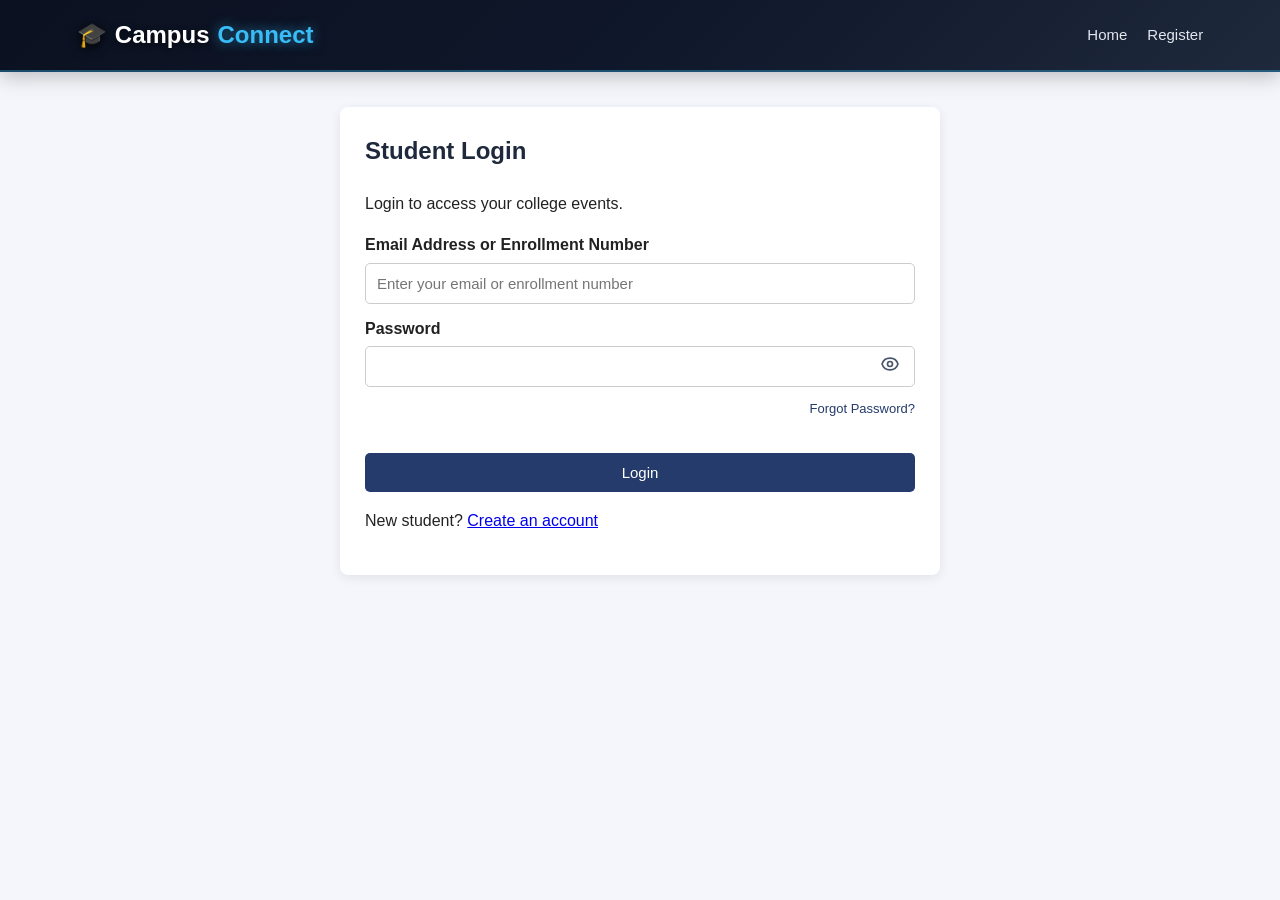
<file: login.html>
<!DOCTYPE html>
<html lang="en">
<head>
    <meta charset="UTF-8">
    <meta name="viewport" content="width=device-width, initial-scale=1.0">
    <title>Student Login | CampusConnect</title>
    <link rel="stylesheet" href="css/style.css">
</head>
<body>

    <header>
        <a href="index.html" class="logo" style="color: #ffffff !important; text-decoration: none !important; font-size: 24px; font-weight: 700; display: inline-flex; align-items: center; gap: 8px;">
            <span class="logo-icon" style="font-size: 24px;">🎓</span>
            <span class="brand-campus" style="color: #ffffff !important;">Campus</span><span class="brand-connect" style="color: #38bdf8 !important;">Connect</span>
        </a>
        <nav>
            <a href="index.html">Home</a>
            <a href="register.html">Register</a>
        </nav>
    </header>

    <main class="form-container">
        <h2>Student Login</h2>
        <p>Login to access your college events.</p>

        <form id="loginForm">
            <label for="loginEmail">Email Address or Enrollment Number</label>
            <input type="text" id="loginEmail" placeholder="Enter your email or enrollment number" required>

            <label for="loginPassword">Password</label>
            <div class="password-input-group">
                <input type="password" id="loginPassword" required>
                <button type="button" class="toggle-password-btn" title="Show/Hide Password" aria-label="Toggle password visibility">
                    <svg class="eye-open" xmlns="http://www.w3.org/2000/svg" fill="none" viewBox="0 0 24 24" stroke="currentColor" stroke-width="2">
                        <path stroke-linecap="round" stroke-linejoin="round" d="M15 12a3 3 0 11-6 0 3 3 0 016 0z" />
                        <path stroke-linecap="round" stroke-linejoin="round" d="M2.458 12C3.732 7.943 7.523 5 12 5c4.478 0 8.268 2.943 9.542 7-1.274 4.057-5.064 7-9.542 7-4.477 0-8.268-2.943-9.542-7z" />
                    </svg>
                    <svg class="eye-closed" style="display:none;" xmlns="http://www.w3.org/2000/svg" fill="none" viewBox="0 0 24 24" stroke="currentColor" stroke-width="2">
                        <path stroke-linecap="round" stroke-linejoin="round" d="M13.875 18.825A10.05 10.05 0 0112 19c-4.478 0-8.268-2.943-9.543-7a9.97 9.97 0 011.563-3.029m5.858.908a3 3 0 114.243 4.243M9.878 9.878l4.242 4.242M9.88 9.88l-3.29-3.29m7.532 7.532l3.29 3.29M3 3l18 18" />
                    </svg>
                </button>
            </div>

            <div style="text-align: right; margin-top: 8px; margin-bottom: 12px;">
                <a href="forgot-password.html?role=student" style="color: #243b6b; font-size: 13px; text-decoration: none; font-weight: 500;">Forgot Password?</a>
            </div>

            <button type="submit">Login</button>
            <p id="loginMessage" role="status"></p>
        </form>

        <p>New student? <a href="register.html">Create an account</a></p>
    </main>

    <script src="js/student.js"></script>
</body>
</html>
</file>
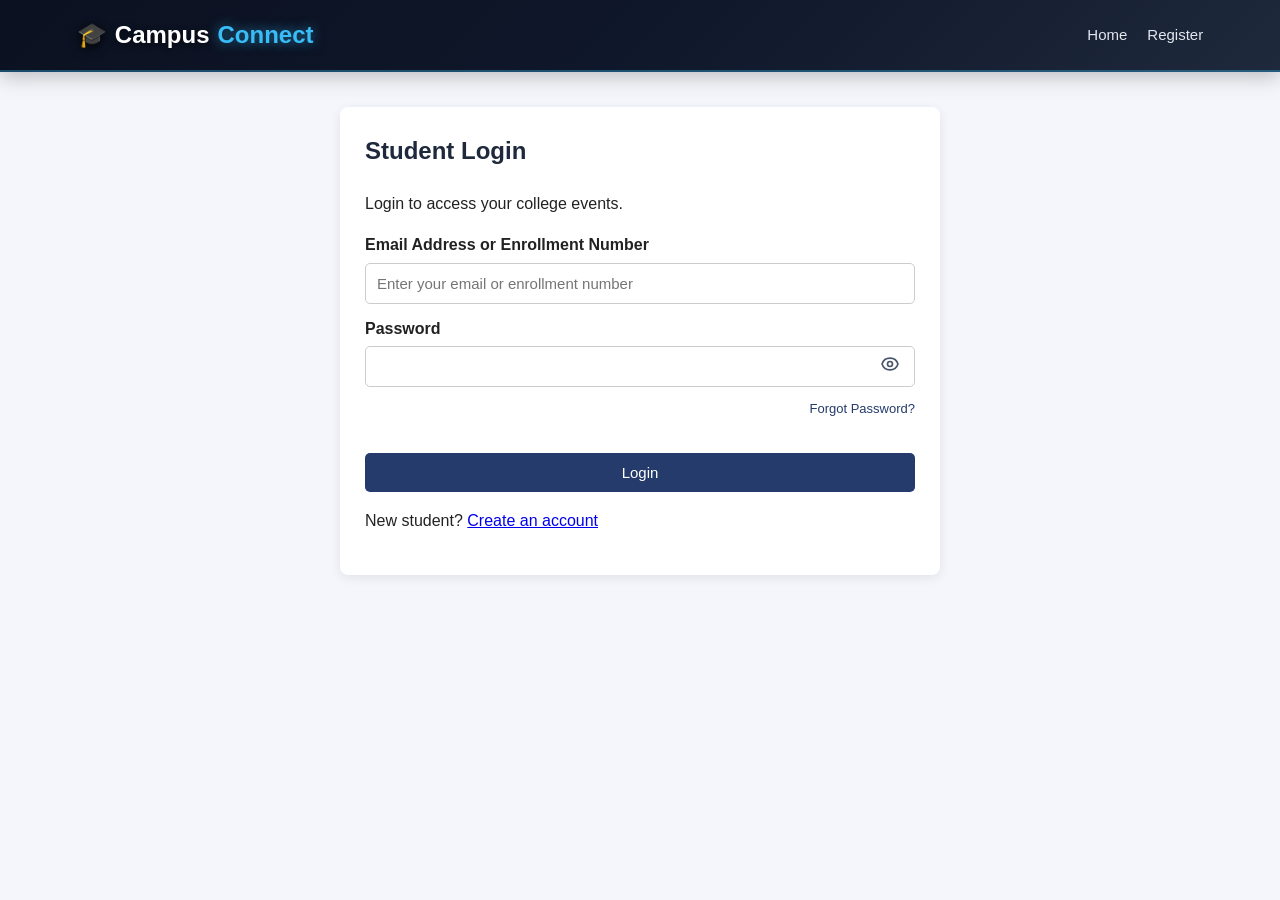
<file: my-events.html>
<!DOCTYPE html>
<html lang="en">
<head>
    <meta charset="UTF-8">
    <meta name="viewport" content="width=device-width, initial-scale=1.0">
    <title>My Events | CampusConnect</title>
    <link rel="stylesheet" href="css/style.css">
</head>
<body>

    <header>
        <a href="index.html" class="logo" style="color: #ffffff !important; text-decoration: none !important; font-size: 24px; font-weight: 700; display: inline-flex; align-items: center; gap: 8px;">
            <span class="logo-icon" style="font-size: 24px;">🎓</span>
            <span class="brand-campus" style="color: #ffffff !important;">Campus</span><span class="brand-connect" style="color: #38bdf8 !important;">Connect</span>
        </a>
        <nav>
            <a href="index.html">Home</a>
            <a href="student-dashboard.html">Dashboard</a>
            <a href="my-events.html">My Events</a>
            <a href="#" id="logoutBtn">Logout</a>
        </nav>
    </header>

    <main class="page-container">
        <h2>My Registered Events</h2>
        <p>Here you can view and manage your registered college events.</p>

        <div id="myEventsContainer" class="event-container"></div>

        <p id="myEventsMessage" role="status"></p>

        <a href="student-dashboard.html" class="details-btn">
            Explore More Events
        </a>
    </main>

    <script src="js/student.js"></script>
</body>
</html>
</file>
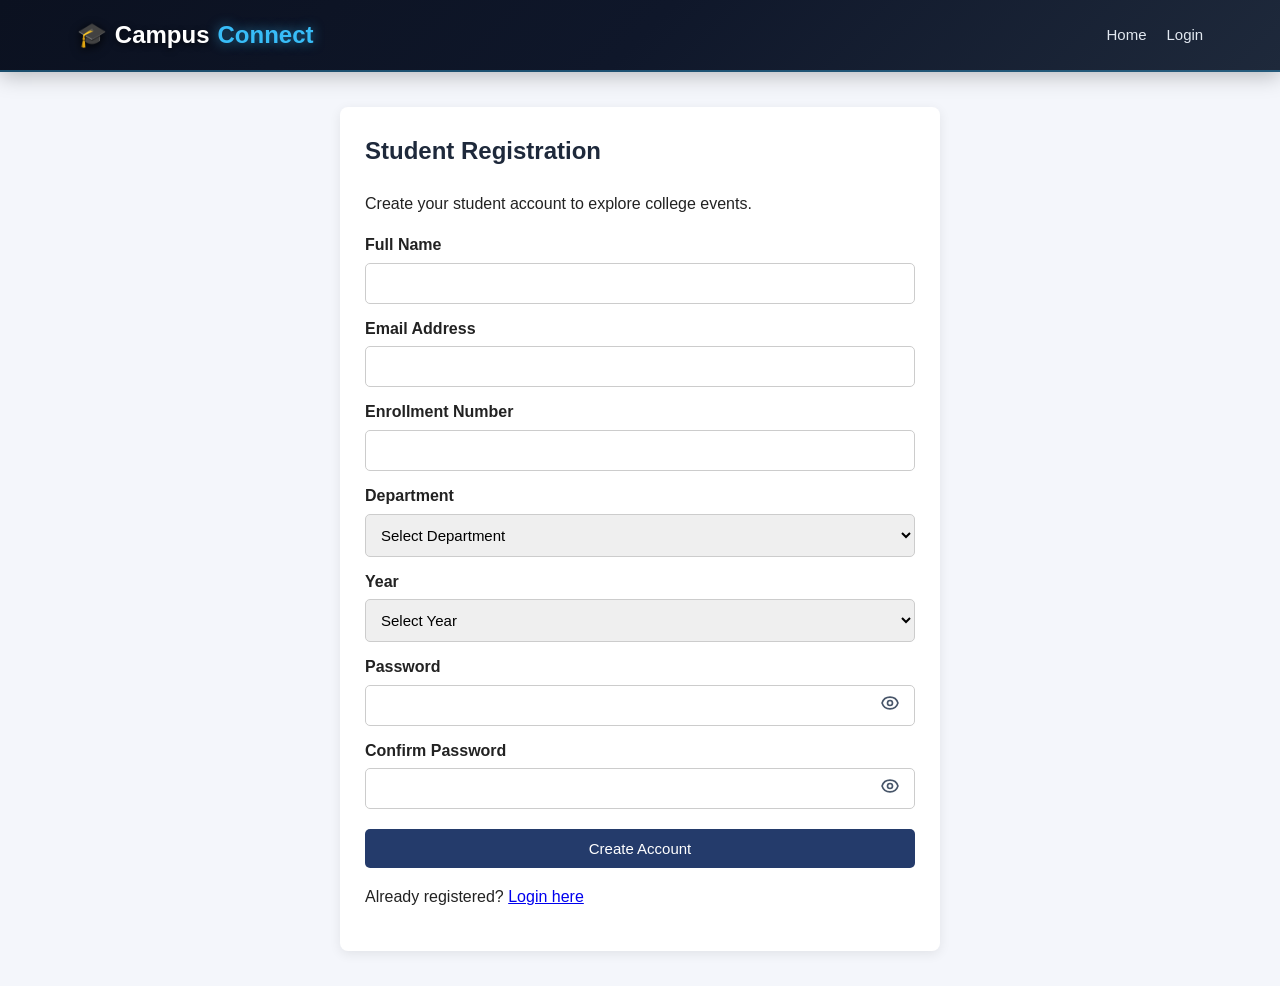
<file: register.html>
<!DOCTYPE html>
<html lang="en">
<head>
    <meta charset="UTF-8">
    <meta name="viewport" content="width=device-width, initial-scale=1.0">
    <title>Student Registration | CampusConnect</title>
    <link rel="stylesheet" href="css/style.css">
</head>
<body>

    <header>
        <a href="index.html" class="logo" style="color: #ffffff !important; text-decoration: none !important; font-size: 24px; font-weight: 700; display: inline-flex; align-items: center; gap: 8px;">
            <span class="logo-icon" style="font-size: 24px;">🎓</span>
            <span class="brand-campus" style="color: #ffffff !important;">Campus</span><span class="brand-connect" style="color: #38bdf8 !important;">Connect</span>
        </a>
        <nav>
            <a href="index.html">Home</a>
            <a href="login.html">Login</a>
        </nav>
    </header>

    <main class="form-container">
        <h2>Student Registration</h2>
        <p>Create your student account to explore college events.</p>

        <form id="registerForm">
            <label for="name">Full Name</label>
            <input type="text" id="name" required>

            <label for="email">Email Address</label>
            <input type="email" id="email" required>

            <label for="studentId">Enrollment Number</label>
            <input type="text" id="studentId" required>

            <label for="department">Department</label>
            <select id="department" required>
                <option value="">Select Department</option>
                <option value="Computer Science">Computer Science</option>
                <option value="Information Technology">Information Technology</option>
                <option value="Electronics">Electronics</option>
                <option value="Mechanical">Mechanical</option>
                <option value="Civil">Civil</option>
                <option value="Other">Other</option>
            </select>

            <label for="year">Year</label>
            <select id="year" required>
                <option value="">Select Year</option>
                <option value="1st Year">1st Year</option>
                <option value="2nd Year">2nd Year</option>
                <option value="3rd Year">3rd Year</option>
                <option value="4th Year">4th Year</option>
            </select>

            <label for="password">Password</label>
            <div class="password-input-group">
                <input type="password" id="password" minlength="6" required>
                <button type="button" class="toggle-password-btn" title="Show/Hide Password" aria-label="Toggle password visibility">
                    <svg class="eye-open" xmlns="http://www.w3.org/2000/svg" fill="none" viewBox="0 0 24 24" stroke="currentColor" stroke-width="2">
                        <path stroke-linecap="round" stroke-linejoin="round" d="M15 12a3 3 0 11-6 0 3 3 0 016 0z" />
                        <path stroke-linecap="round" stroke-linejoin="round" d="M2.458 12C3.732 7.943 7.523 5 12 5c4.478 0 8.268 2.943 9.542 7-1.274 4.057-5.064 7-9.542 7-4.477 0-8.268-2.943-9.542-7z" />
                    </svg>
                    <svg class="eye-closed" style="display:none;" xmlns="http://www.w3.org/2000/svg" fill="none" viewBox="0 0 24 24" stroke="currentColor" stroke-width="2">
                        <path stroke-linecap="round" stroke-linejoin="round" d="M13.875 18.825A10.05 10.05 0 0112 19c-4.478 0-8.268-2.943-9.543-7a9.97 9.97 0 011.563-3.029m5.858.908a3 3 0 114.243 4.243M9.878 9.878l4.242 4.242M9.88 9.88l-3.29-3.29m7.532 7.532l3.29 3.29M3 3l18 18" />
                    </svg>
                </button>
            </div>

            <label for="confirmPassword">Confirm Password</label>
            <div class="password-input-group">
                <input type="password" id="confirmPassword" minlength="6" required>
                <button type="button" class="toggle-password-btn" title="Show/Hide Confirm Password" aria-label="Toggle confirm password visibility">
                    <svg class="eye-open" xmlns="http://www.w3.org/2000/svg" fill="none" viewBox="0 0 24 24" stroke="currentColor" stroke-width="2">
                        <path stroke-linecap="round" stroke-linejoin="round" d="M15 12a3 3 0 11-6 0 3 3 0 016 0z" />
                        <path stroke-linecap="round" stroke-linejoin="round" d="M2.458 12C3.732 7.943 7.523 5 12 5c4.478 0 8.268 2.943 9.542 7-1.274 4.057-5.064 7-9.542 7-4.477 0-8.268-2.943-9.542-7z" />
                    </svg>
                    <svg class="eye-closed" style="display:none;" xmlns="http://www.w3.org/2000/svg" fill="none" viewBox="0 0 24 24" stroke="currentColor" stroke-width="2">
                        <path stroke-linecap="round" stroke-linejoin="round" d="M13.875 18.825A10.05 10.05 0 0112 19c-4.478 0-8.268-2.943-9.543-7a9.97 9.97 0 011.563-3.029m5.858.908a3 3 0 114.243 4.243M9.878 9.878l4.242 4.242M9.88 9.88l-3.29-3.29m7.532 7.532l3.29 3.29M3 3l18 18" />
                    </svg>
                </button>
            </div>

            <button type="submit">Create Account</button>
            <p id="registerMessage" role="status"></p>
        </form>

        <p>Already registered? <a href="login.html">Login here</a></p>
    </main>

    <script src="js/student.js"></script>
</body>
</html>
</file>
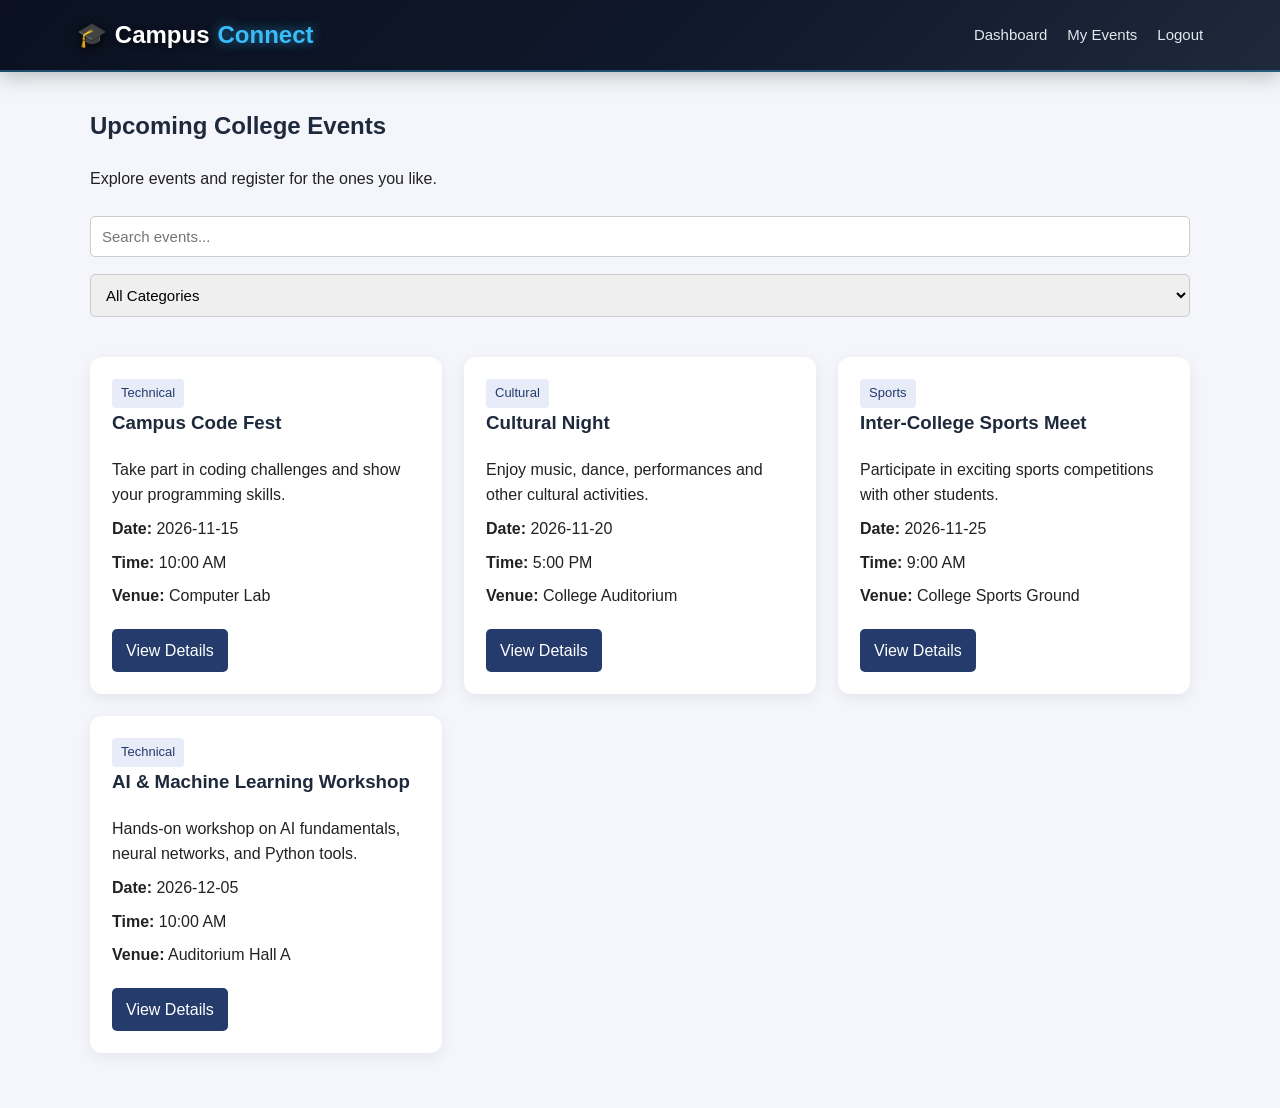
<file: student-dashboard.html>
<!DOCTYPE html>
<html lang="en">
<head>
    <meta charset="UTF-8">
    <meta name="viewport" content="width=device-width, initial-scale=1.0">
    <title>Student Dashboard | CampusConnect</title>
    <link rel="stylesheet" href="css/style.css">
</head>
<body>

    <header>
        <a href="index.html" class="logo" style="color: #ffffff !important; text-decoration: none !important; font-size: 24px; font-weight: 700; display: inline-flex; align-items: center; gap: 8px;">
            <span class="logo-icon" style="font-size: 24px;">🎓</span>
            <span class="brand-campus" style="color: #ffffff !important;">Campus</span><span class="brand-connect" style="color: #38bdf8 !important;">Connect</span>
        </a>
        <nav>
            <a href="student-dashboard.html">Dashboard</a>
            <a href="my-events.html">My Events</a>
            <a href="#" id="logoutBtn">Logout</a>
        </nav>
    </header>

    <main class="page-container">
        <h2>Upcoming College Events</h2>
        <p>Explore events and register for the ones you like.</p>

        <div class="filter-container">
            <input
                type="text"
                id="searchInput"
                placeholder="Search events..."
            >

            <select id="categoryFilter">
                <option value="All">All Categories</option>
                <option value="Technical">Technical</option>
                <option value="Cultural">Cultural</option>
                <option value="Sports">Sports</option>
            </select>
        </div>

        <div id="eventContainer" class="event-container"></div>
        <p id="dashboardMessage" role="status"></p>
    </main>

    <script src="js/student.js"></script>
</body>
</html>
</file>
<file: css/style.css>
* {
    box-sizing: border-box;
}

body {
    margin: 0;
    font-family: Arial, sans-serif;
    background: #f4f6f9;
    color: #222;
    line-height: 1.6;
}

header {
    background: linear-gradient(135deg, #0b1120 0%, #0f172a 50%, #1e293b 100%) !important;
    color: #ffffff !important;
    padding: 16px 6%;
    display: flex;
    align-items: center;
    justify-content: space-between;
    flex-wrap: wrap;
    gap: 16px;
    box-shadow: 0 4px 20px rgba(0, 0, 0, 0.25) !important;
    border-bottom: 2px solid rgba(56, 189, 248, 0.35) !important;
}

header h1,
header h2,
header h3 {
    margin: 0;
    font-size: 24px;
    font-weight: 700;
    color: #ffffff !important;
    text-shadow: 0 2px 8px rgba(0, 0, 0, 0.6);
}

header h1 span,
header h2 span {
    color: #38bdf8 !important;
    text-shadow: 0 0 12px rgba(56, 189, 248, 0.5);
}

nav {
    display: flex;
    gap: 20px;
    align-items: center;
    flex-wrap: wrap;
}

nav a {
    color: #e2e8f0 !important;
    text-decoration: none;
    font-weight: 500;
    font-size: 15px;
    transition: color 0.2s ease;
}

nav a:hover {
    color: #38bdf8 !important;
    text-decoration: none;
}

.hero {
    text-align: center;
    padding: 100px 20px;
    min-height: 70vh;
}

.hero h2 {
    font-size: 38px;
    color: #243b6b;
}

.hero p {
    max-width: 650px;
    margin: 15px auto 25px;
}

.hero-buttons {
    display: flex;
    justify-content: center;
    gap: 12px;
    flex-wrap: wrap;
}

.button-link,
button {
    display: inline-block;
    border: none;
    background: #243b6b;
    color: white;
    padding: 11px 20px;
    border-radius: 5px;
    cursor: pointer;
    text-decoration: none;
    font-size: 15px;
}

.button-link:hover,
button:hover {
    background: #17294d;
}

.button-link.secondary {
    background: #4d647f;
}

.form-container,
.details-container {
    width: 90%;
    max-width: 600px;
    margin: 35px auto;
    padding: 25px;
    background: white;
    border-radius: 8px;
    box-shadow: 0 3px 12px rgba(0, 0, 0, 0.08);
}

.form-container h2,
.details-container h2 {
    margin-top: 0;
    color: #243b6b;
}

form label {
    display: block;
    margin-top: 12px;
    font-weight: bold;
}

form input,
form select,
.filter-container input,
.filter-container select {
    width: 100%;
    padding: 11px;
    margin-top: 5px;
    border: 1px solid #ccc;
    border-radius: 5px;
    font-size: 15px;
}

form button {
    width: 100%;
    margin-top: 20px;
}

#registerMessage,
#loginMessage,
#eventMessage,
#dashboardMessage,
#myEventsMessage {
    margin-top: 15px;
    font-weight: bold;
}

.page-container {
    width: 90%;
    max-width: 1100px;
    margin: 35px auto;
}

.page-container h2 {
    color: #243b6b;
}

.filter-container {
    display: grid;
    grid-template-columns: 2fr 1fr;
    gap: 15px;
    margin: 25px 0;
}

.event-container {
    display: grid;
    grid-template-columns: repeat(auto-fit, minmax(250px, 1fr));
    gap: 20px;
}

.event-card {
    background: white;
    padding: 20px;
    border-radius: 8px;
    box-shadow: 0 3px 12px rgba(0, 0, 0, 0.08);
}

.event-card h3 {
    color: #243b6b;
    margin-top: 0;
}

.event-card p {
    margin: 8px 0;
}

.event-category {
    display: inline-block;
    background: #e7ecf8;
    color: #243b6b;
    padding: 4px 9px;
    border-radius: 4px;
    font-size: 13px;
}

.details-btn {
    display: inline-block;
    background: #243b6b;
    color: white;
    text-decoration: none;
    padding: 9px 14px;
    border-radius: 5px;
    margin-top: 12px;
}

.details-btn:hover {
    background: #17294d;
}

.cancel-btn {
    background: #b52b36;
    margin-top: 10px;
}

.cancel-btn:hover {
    background: #861e27;
}

footer {
    text-align: center;
    padding: 18px;
    background: #e7eaf0;
}

@media (max-width: 600px) {
    header {
        flex-direction: column;
        text-align: center;
    }

    nav {
        justify-content: center;
    }

    .hero {
        padding: 60px 20px;
    }

    .hero h2 {
        font-size: 30px;
    }

    .filter-container {
        grid-template-columns: 1fr;
    }
}


/* CampusConnect Creative Home Page */

.home-header {
    background: linear-gradient(135deg, #0b1120 0%, #0f172a 50%, #1e293b 100%) !important;
    color: white !important;
    padding: 16px 7%;
    display: flex;
    justify-content: space-between;
    align-items: center;
    gap: 20px;
    box-shadow: 0 4px 20px rgba(0, 0, 0, 0.25) !important;
    border-bottom: 2px solid rgba(56, 189, 248, 0.35) !important;
}

.logo,
.logo:link,
.logo:visited,
.logo:hover,
.logo:focus,
.logo:active,
header .logo,
.admin-navbar .logo,
.home-header .logo {
    color: #ffffff !important;
    text-decoration: none !important;
    font-size: 24px;
    font-weight: 700;
    white-space: nowrap;
    display: inline-flex;
    align-items: center;
    gap: 8px;
    text-shadow: 0 2px 8px rgba(0, 0, 0, 0.6);
}

.logo .brand-campus,
.logo span.brand-campus {
    color: #ffffff !important;
    font-weight: 700;
    text-shadow: 0 2px 6px rgba(0, 0, 0, 0.6);
}

.logo .brand-connect,
.logo span.brand-connect,
.logo span:last-child {
    color: #38bdf8 !important;
    font-weight: 700;
    text-shadow: 0 0 12px rgba(56, 189, 248, 0.6);
}

.logo:hover .brand-connect,
.logo:hover span.brand-connect,
.logo:hover span:last-child {
    color: #7dd3fc !important;
    text-shadow: 0 0 16px rgba(125, 211, 252, 0.85);
}

.logo-icon {
    font-size: 24px;
    display: inline-block;
    filter: drop-shadow(0 2px 4px rgba(0, 0, 0, 0.4));
}

.home-header nav {
    display: flex;
    align-items: center;
    gap: 24px;
}

.home-header nav a {
    color: #f3f6ff;
    text-decoration: none;
    font-size: 15px;
}

.home-header nav a:hover,
.home-header nav a.active {
    color: #54c8ff;
}

.home-header nav .nav-register {
    background: #1686f8;
    padding: 10px 17px;
    border-radius: 25px;
    color: white;
}

.home-hero {
    min-height: 550px;
    padding: 65px 7%;
    display: grid;
    grid-template-columns: 1.05fr 0.95fr;
    align-items: center;
    gap: 35px;
    overflow: hidden;
    background: linear-gradient(135deg, #eaf7ff, #f7f3ff);
}

.hero-content {
    max-width: 600px;
    position: relative;
    z-index: 2;
}

.hero-tag {
    display: inline-block;
    background: white;
    color: #1767c5;
    border: 1px solid #d4e8ff;
    border-radius: 25px;
    padding: 9px 15px;
    font-size: 12px;
    font-weight: bold;
    letter-spacing: 1px;
}

.hero-content h1 {
    font-size: clamp(36px, 4.5vw, 58px);
    line-height: 1.12;
    color: #142951;
    margin: 22px 0;
}

.hero-content h1 span {
    display: block;
    color: #1686f8;
}

.hero-content > p {
    color: #536581;
    font-size: 17px;
    line-height: 1.8;
    max-width: 520px;
}

.hero-buttons {
    display: flex;
    gap: 14px;
    flex-wrap: wrap;
    margin-top: 28px;
}

.primary-btn,
.secondary-btn {
    display: inline-block;
    text-decoration: none;
    padding: 14px 23px;
    border-radius: 30px;
    font-weight: bold;
    transition: 0.25s;
}

.primary-btn {
    background: linear-gradient(135deg, #0878f9, #5146e5);
    color: white;
    box-shadow: 0 8px 20px rgba(31, 105, 220, 0.2);
}

.primary-btn span {
    margin-left: 10px;
}

.primary-btn:hover {
    transform: translateY(-3px);
    box-shadow: 0 12px 25px rgba(31, 105, 220, 0.3);
}

.secondary-btn {
    color: #173365;
    border: 1px solid #aabfdf;
    background: white;
}

.secondary-btn:hover {
    background: #e8f2ff;
}

.hero-highlights {
    display: flex;
    gap: 20px;
    flex-wrap: wrap;
    margin-top: 35px;
}

.hero-highlights div {
    display: flex;
    align-items: center;
    gap: 8px;
    color: #354764;
    font-size: 12px;
    font-weight: bold;
}

.hero-highlights strong {
    font-size: 20px;
}

.hero-visual {
    min-height: 390px;
    position: relative;
    display: flex;
    align-items: center;
    justify-content: center;
}

.visual-circle {
    position: absolute;
    border-radius: 50%;
}

.circle-one {
    width: 330px;
    height: 330px;
    background: #d4eaff;
}

.circle-two {
    width: 250px;
    height: 250px;
    background: #c6dcff;
    opacity: 0.7;
}

.campus-illustration {
    width: 100%;
    max-width: 440px;
    height: 330px;
    position: relative;
    z-index: 1;
}

.sun {
    position: absolute;
    top: 15px;
    right: 45px;
    width: 65px;
    height: 65px;
    background: #ffd66b;
    border-radius: 50%;
}

.college-building {
    position: absolute;
    top: 65px;
    left: 50%;
    transform: translateX(-50%);
    width: 235px;
}

.building-roof {
    height: 25px;
    background: #f4a261;
    border: 4px solid #d7834b;
    border-radius: 5px 5px 0 0;
}

.building-main {
    position: relative;
    height: 140px;
    background: #fff2df;
    border: 4px solid #e7b98e;
    border-top: none;
    text-align: center;
    padding: 10px;
}

.building-label {
    color: #526787;
    font-weight: bold;
    font-size: 12px;
    margin-bottom: 12px;
}

.building-columns {
    display: flex;
    justify-content: space-around;
}

.building-columns span {
    height: 65px;
    width: 25px;
    background: #9bd5f5;
    border: 3px solid white;
    border-radius: 4px;
}

.building-door {
    position: absolute;
    bottom: 0;
    left: calc(50% - 17px);
    height: 45px;
    width: 34px;
    background: #5e779a;
    border-radius: 12px 12px 0 0;
}

.ground {
    position: absolute;
    bottom: 12px;
    left: 0;
    right: 0;
    height: 65px;
    background: #a7dbad;
    border-radius: 50% 50% 12px 12px;
}

.person {
    position: absolute;
    z-index: 3;
    bottom: 40px;
    width: 48px;
    height: 120px;
}

.person-one {
    left: 55px;
}

.person-two {
    left: 180px;
    bottom: 32px;
}

.person-three {
    right: 45px;
}

.person-head {
    width: 29px;
    height: 31px;
    background: #e8ae84;
    border-radius: 50%;
    margin: 0 auto;
    border-top: 7px solid #463329;
}

.person-body {
    width: 46px;
    height: 52px;
    background: #2876d2;
    border-radius: 12px 12px 5px 5px;
    margin-top: 4px;
}

.person-two .person-body {
    background: #8c5bd6;
}

.person-three .person-body {
    background: #f08b65;
}

.person-leg {
    position: absolute;
    bottom: 0;
    width: 14px;
    height: 36px;
    background: #30415c;
    border-radius: 4px;
}

.person-leg.left {
    left: 7px;
}

.person-leg.right {
    right: 7px;
}

.floating-card {
    position: absolute;
    z-index: 4;
    display: flex;
    align-items: center;
    gap: 12px;
    padding: 13px 16px;
    background: white;
    border-radius: 13px;
    box-shadow: 0 8px 25px rgba(29, 60, 112, 0.13);
}

.floating-card > span {
    font-size: 27px;
}

.floating-card strong,
.floating-card small {
    display: block;
}

.floating-card strong {
    color: #18315d;
    font-size: 13px;
}

.floating-card small {
    color: #77849a;
    font-size: 11px;
    margin-top: 4px;
}

.card-top {
    top: 15px;
    left: 0;
}

.card-bottom {
    right: -5px;
    bottom: 0;
}

.features-section {
    padding: 70px 7%;
    background: white;
}

.section-heading {
    text-align: center;
    margin-bottom: 40px;
}

.section-heading > span {
    color: #167cf0;
    font-size: 12px;
    font-weight: bold;
    letter-spacing: 2px;
}

.section-heading h2 {
    color: #172d53;
    font-size: 32px;
    margin: 12px 0;
}

.section-heading p {
    color: #728099;
}

.features-grid {
    display: grid;
    grid-template-columns: repeat(4, 1fr);
    gap: 22px;
}

.feature-card {
    padding: 27px 20px;
    border: 1px solid #edf0f7;
    border-radius: 15px;
    text-align: center;
    transition: 0.25s;
}

.feature-card:hover {
    transform: translateY(-6px);
    box-shadow: 0 12px 30px rgba(29, 60, 112, 0.1);
}

.feature-icon {
    width: 65px;
    height: 65px;
    border-radius: 20px;
    display: grid;
    place-items: center;
    margin: 0 auto 18px;
    font-size: 29px;
}

.feature-icon.blue {
    background: #e0efff;
}

.feature-icon.purple {
    background: #f0e6ff;
}

.feature-icon.orange {
    background: #fff0d7;
}

.feature-icon.green {
    background: #dff8ed;
}

.feature-card h3 {
    color: #18315d;
    font-size: 18px;
}

.feature-card p {
    color: #728099;
    line-height: 1.7;
    font-size: 14px;
}

.join-section {
    margin: 25px 7% 55px;
    padding: 45px 20px;
    text-align: center;
    border-radius: 20px;
    background: linear-gradient(120deg, #153568, #5146bc);
    color: white;
}

.join-section h2 {
    font-size: 29px;
}

.join-section p {
    margin-bottom: 25px;
    color: #e0eaff;
}

.join-section .primary-btn {
    background: white;
    color: #234e9a;
}

.home-footer {
    background: #102653;
    color: white;
    text-align: center;
    padding: 20px;
}

@media (max-width: 900px) {
    .home-header {
        flex-direction: column;
    }

    .home-header nav {
        justify-content: center;
        gap: 14px;
        flex-wrap: wrap;
    }

    .home-hero {
        grid-template-columns: 1fr;
        text-align: center;
    }

    .hero-content {
        margin: auto;
    }

    .hero-content > p {
        margin-left: auto;
        margin-right: auto;
    }

    .hero-buttons,
    .hero-highlights {
        justify-content: center;
    }

    .hero-visual {
        width: 100%;
        max-width: 500px;
        margin: auto;
    }

    .features-grid {
        grid-template-columns: repeat(2, 1fr);
    }
}

@media (max-width: 520px) {
    .home-header nav {
        gap: 12px;
    }

    .home-header nav a {
        font-size: 13px;
    }

    .home-hero {
        padding: 45px 6%;
    }

    .hero-content h1 {
        font-size: 37px;
    }

    .hero-highlights {
        gap: 12px;
    }

    .hero-visual {
        transform: scale(0.9);
        margin: -10px 0;
    }

    .features-grid {
        grid-template-columns: 1fr;
    }

    .section-heading h2 {
        font-size: 26px;
    }

    .join-section h2 {
        font-size: 24px;
    }
}

.admin-login-btn {
    display: inline-block;
    padding: 12px 24px;
    background-color: #6c63ff;
    color: white;
    text-decoration: none;
    border-radius: 8px;
    font-weight: bold;
    margin: 10px;
    transition: 0.3s;
}

.admin-login-btn:hover {
    background-color: #5148d8;
    transform: translateY(-2px);
}

/* ===== CampusConnect Design Improvements ===== */

* {
    box-sizing: border-box;
}

body {
    font-family: Arial, sans-serif;
    margin: 0;
    background-color: #f4f6fb;
    color: #222;
    line-height: 1.6;
}

/* Content Headings */
h1:not(header *):not(.admin-navbar *):not(.home-header *),
h2:not(header *):not(.admin-navbar *):not(.home-header *),
h3:not(header *):not(.admin-navbar *):not(.home-header *) {
    color: #1e293b;
}

button,
input,
select,
textarea {
    font-family: inherit;
    font-size: 15px;
}

button {
    cursor: pointer;
    transition: background-color 0.3s ease, transform 0.2s ease;
}

button:hover {
    transform: translateY(-2px);
}

input,
select,
textarea {
    max-width: 100%;
    padding: 10px 12px;
    border: 1px solid #d0d5e2;
    border-radius: 6px;
}

input:focus,
select:focus,
textarea:focus {
    outline: 2px solid #6c63ff;
    outline-offset: 1px;
}

.event-container {
    display: grid;
    grid-template-columns: repeat(auto-fit, minmax(260px, 1fr));
    gap: 22px;
    padding: 20px 0;
}

.event-card {
    background-color: #ffffff;
    padding: 22px;
    border-radius: 12px;
    box-shadow: 0 4px 15px rgba(0, 0, 0, 0.07);
    transition: transform 0.25s ease, box-shadow 0.25s ease;
}

.event-card:hover {
    transform: translateY(-5px);
    box-shadow: 0 8px 22px rgba(0, 0, 0, 0.12);
}

.filter-container {
    display: flex;
    flex-wrap: wrap;
    gap: 12px;
    margin: 20px 0;
}

.filter-container input {
    flex: 1;
    min-width: 200px;
}

.filter-container select {
    min-width: 170px;
}

.admin-section {
    background-color: #ffffff;
    margin: 25px 0;
    padding: 24px;
    border-radius: 12px;
    box-shadow: 0 4px 15px rgba(0, 0, 0, 0.05);
}

.table-wrapper {
    width: 100%;
    overflow-x: auto;
}

table {
    width: 100%;
    border-collapse: collapse;
    margin-top: 15px;
    background-color: #ffffff;
}

th,
td {
    padding: 12px;
    text-align: left;
    border-bottom: 1px solid #e5e7ef;
}

th {
    background-color: #eef0ff;
    color: #26356b;
}

tr:hover td {
    background-color: #f8f9ff;
}

@media (max-width: 600px) {
    .admin-section {
        padding: 15px;
    }

    th,
    td {
        padding: 9px;
        font-size: 13px;
    }

    .filter-container {
        flex-direction: column;
    }

    .filter-container input,
    .filter-container select {
        width: 100%;
    }
}

/* ==========================================
   PASSWORD WITH SHOW/HIDE EYE ICON
   ========================================== */
.password-input-group {
    position: relative;
    width: 100%;
    display: flex;
    align-items: center;
}

.password-input-group input {
    width: 100%;
    padding-right: 44px !important;
}

button.toggle-password-btn {
    position: absolute;
    right: 8px;
    top: 50%;
    transform: translateY(-50%);
    width: 34px !important;
    height: 34px !important;
    min-width: unset !important;
    margin: 0 !important;
    padding: 6px !important;
    background: transparent !important;
    border: none !important;
    cursor: pointer;
    display: flex;
    align-items: center;
    justify-content: center;
    color: #475569 !important;
    border-radius: 6px;
    box-shadow: none !important;
    transition: color 0.2s, background-color 0.2s;
    z-index: 5 !important;
}

button.toggle-password-btn:hover {
    color: #1e3a8a !important;
    background-color: rgba(226, 232, 240, 0.6) !important;
}

button.toggle-password-btn svg {
    width: 20px;
    height: 20px;
    display: block;
    stroke: currentColor;
    pointer-events: none;
}
</file>
